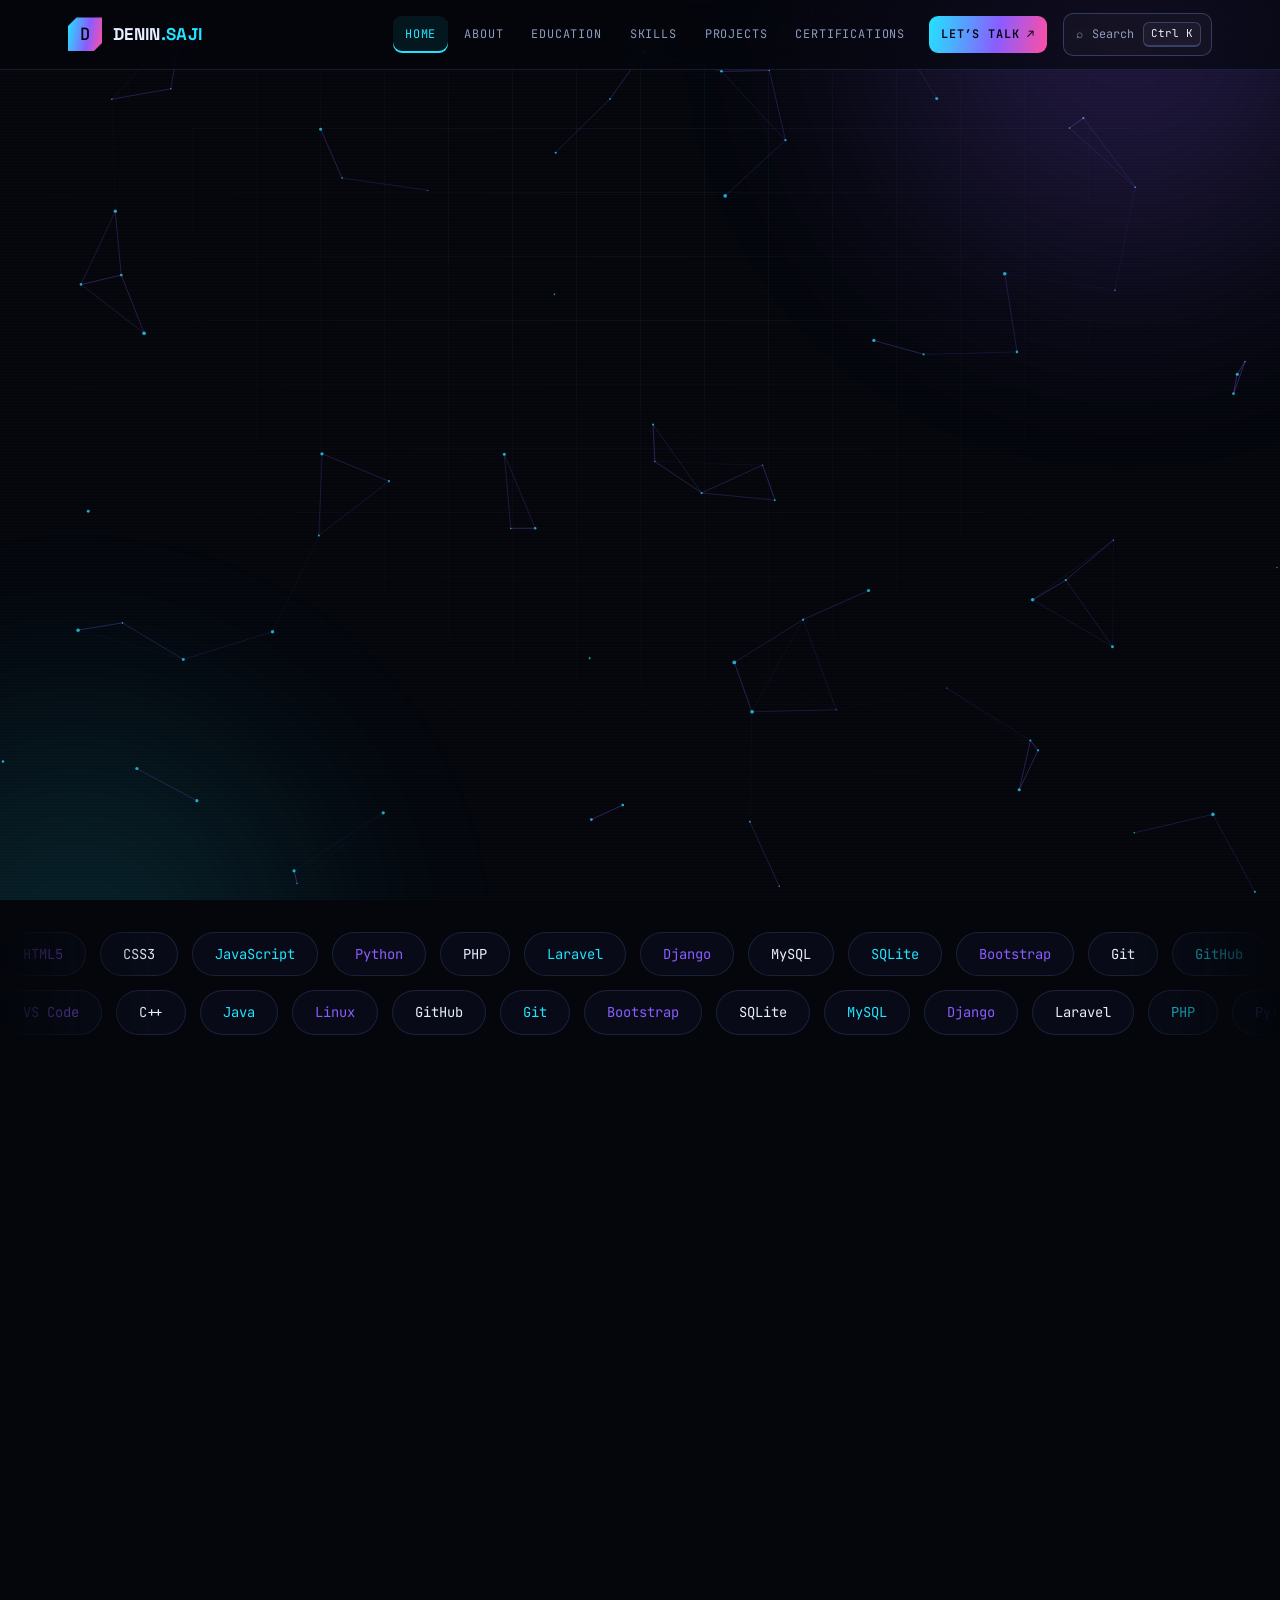
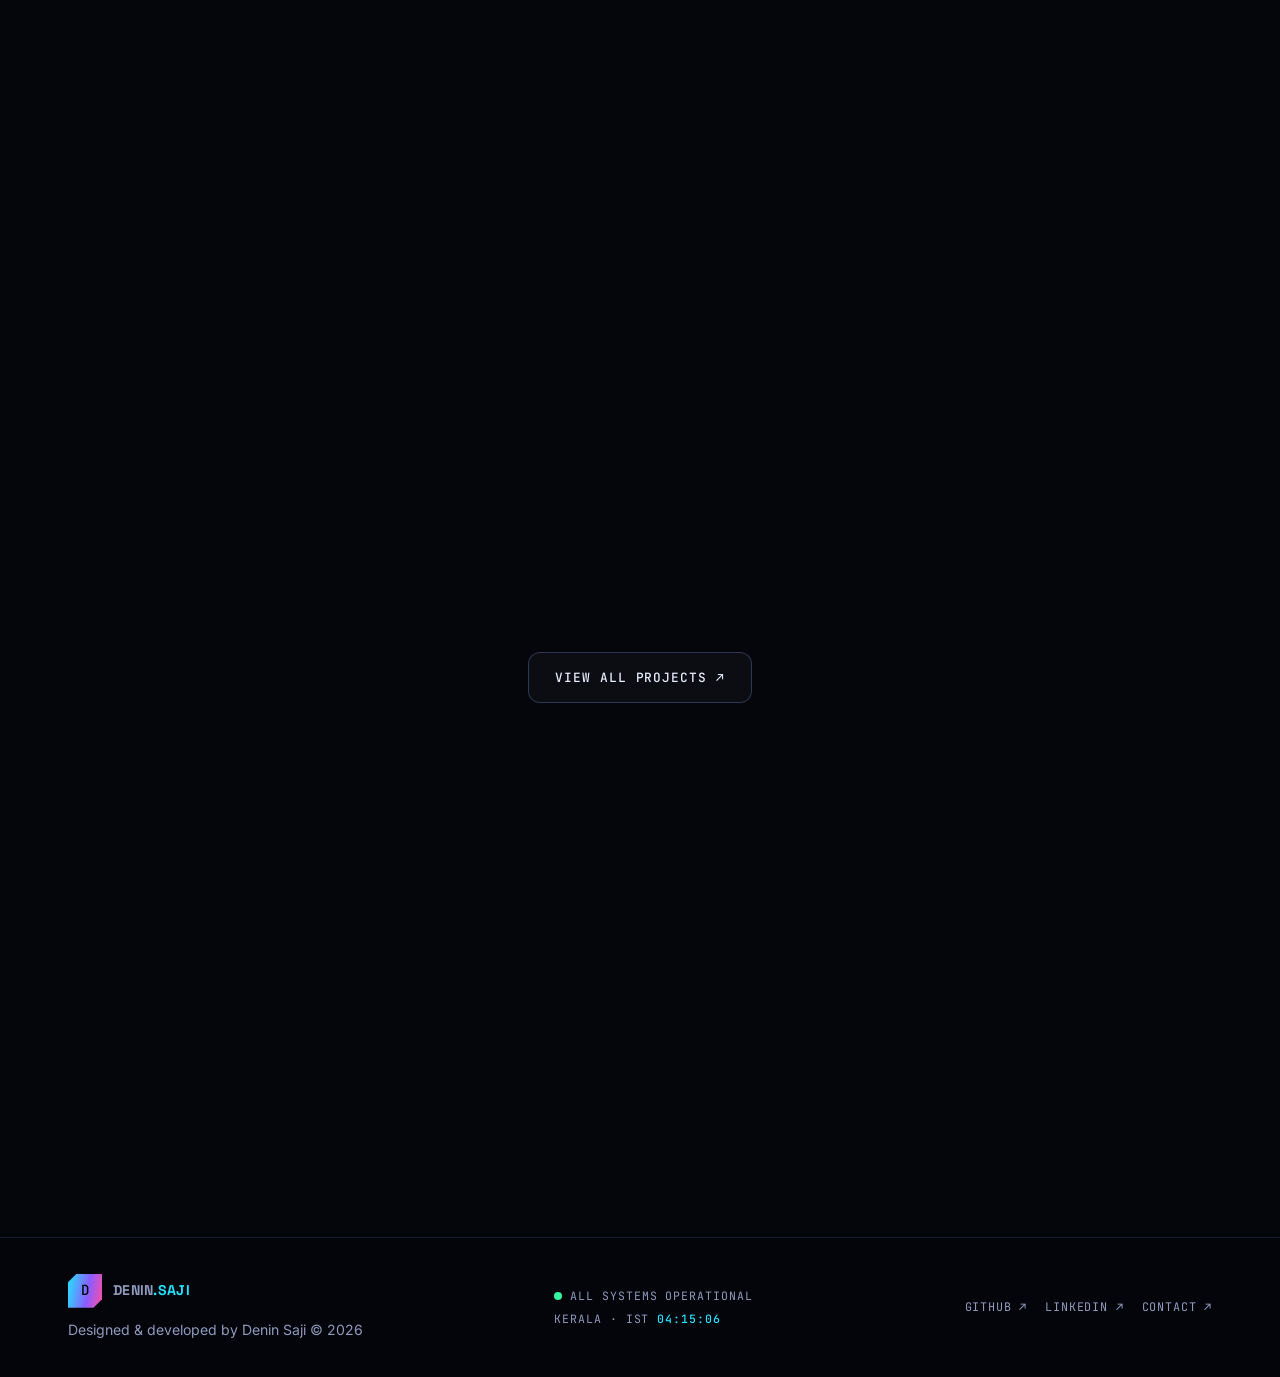
<file: index.html>
<!DOCTYPE html>
<html lang="en">
<head>
<meta charset="UTF-8">
<meta name="viewport" content="width=device-width, initial-scale=1.0">
<title>Denin Saji | Developer Portfolio</title>
<meta name="description" content="Denin Saji — MCA student and aspiring software developer.">
<meta name="theme-color" content="#04060c">
<link rel="icon" href="data:image/svg+xml,%3Csvg xmlns='http://www.w3.org/2000/svg' viewBox='0 0 32 32'%3E%3Crect width='32' height='32' rx='8' fill='%2304060c'/%3E%3Ctext x='16' y='23' font-size='20' font-family='monospace' text-anchor='middle' fill='%2322e4ff'%3ED%3C/text%3E%3C/svg%3E">
<script>var r=document.documentElement;r.classList.add('js');try{if(!sessionStorage.getItem('booted'))r.classList.add('booting')}catch(e){}</script>
<noscript><style>.js .reveal{opacity:1!important;transform:none!important}.js .t-line:not(.on){opacity:1!important}</style></noscript>
<link rel="preconnect" href="https://fonts.googleapis.com">
<link rel="preconnect" href="https://fonts.gstatic.com" crossorigin>
<link href="https://fonts.googleapis.com/css2?family=Space+Grotesk:wght@400;500;600;700&family=Inter:wght@400;500;600&family=JetBrains+Mono:wght@400;500&display=swap" rel="stylesheet">
<link rel="stylesheet" href="assets/css/index.css">
<script src="assets/js/script.js" defer></script>
</head>
<body data-base="" data-pages="pages/">

<div class="progress" aria-hidden="true"><i></i></div>
<canvas id="bg-canvas" aria-hidden="true"></canvas>
<div class="aurora" aria-hidden="true"></div>
<div class="grid-bg" aria-hidden="true"></div>
<div class="scanlines" aria-hidden="true"></div>

<div class="boot" id="boot" aria-hidden="true">
  <div class="boot-box">
    <div class="boot-line head">&gt; DENIN.OS v2026.11 — booting portfolio</div>
    <div class="boot-line"><em>[ OK ]</em>mounting /projects</div>
    <div class="boot-line"><em>[ OK ]</em>loading stack: python · php · laravel · django · mysql</div>
    <div class="boot-line"><em>[ OK ]</em>compiling interface</div>
    <div class="boot-line"><em>[ OK ]</em>establishing connection</div>
    <div class="boot-line"><em>[ OK ]</em>portfolio ready</div>
    <div class="boot-bar"><i></i></div>
    <div class="boot-foot"><span>click to skip</span><span class="boot-pct">0%</span></div>
  </div>
</div>

<header class="navbar">
  <div class="nav-container">
    <a href="index.html" class="logo" aria-label="Denin Saji — home"><span class="logo-mark">D</span><span class="logo-text">DENIN<em>.SAJI</em></span></a>
    <input type="checkbox" id="menu-toggle" aria-label="Toggle menu">
    <nav class="nav-links" aria-label="Main">
        <a href="index.html" class="active">Home</a>
        <a href="pages/about.html">About</a>
        <a href="pages/education.html">Education</a>
        <a href="pages/skills.html">Skills</a>
        <a href="pages/projects.html">Projects</a>
        <a href="pages/certifications.html">Certifications</a>
        <a href="pages/contact.html" class="nav-contact">Let’s talk ↗</a>
    </nav>
    <div class="nav-actions">
      <button class="cmd-btn" id="cmdBtn" type="button" aria-label="Open command menu"><span>⌕</span><span class="cmd-label">Search</span><kbd><span class="k-mod">Ctrl</span> K</kbd></button>
      <label for="menu-toggle" class="menu-icon" aria-label="Menu"><span></span><span></span><span></span></label>
    </div>
  </div>
</header>

<main>
<section class="wrap hero">
  <div class="hero-grid">
    <div>
      <div class="reveal"><span class="status"><i></i>Open to opportunities</span></div>
      <h1 class="reveal" style="--d:.08s" data-scramble>Hi, I’m <span class="grad">Denin.</span>
        <span class="rot-line" data-words="web applications|Django backends|Laravel systems|responsive interfaces">I build <span class="grad rot-text">web applications</span><span class="caret"></span></span>
      </h1>
      <p class="lead reveal" style="--d:.16s">MCA student and aspiring software developer from Kerala. I turn ideas into working web applications with Python, PHP and a love for clean, responsive interfaces.</p>
      <div class="hero-buttons reveal" style="--d:.24s">
        <a href="pages/projects.html" class="btn btn-primary" data-magnetic>Explore my work ↗</a>
        <a href="pages/contact.html" class="btn" data-magnetic>Get in touch</a>
      </div>
      <p class="hint reveal" style="--d:.32s"><kbd><span class="k-mod">Ctrl</span></kbd><kbd>K</kbd> open the command menu from anywhere</p>
    </div>
    <div class="reveal" style="--d:.2s">
      <div class="hud" data-tilt="7">
        <div class="hud-rings" aria-hidden="true"><i></i><i></i><i></i></div>
        <div class="hud-frame"><div class="inner">
          <img src="assets/images/denin-profile.jpg" alt="Portrait of Denin Saji">
          <div class="hud-tint"></div><div class="hud-fade"></div><div class="hud-grid"></div><div class="hud-scan"></div>
        </div></div>
        <span class="corner tr"></span><span class="corner bl"></span><span class="corner br"></span>
        <div class="hud-tag t1"><b>ID</b>DS-2026</div>
        <div class="hud-tag t2"><b>ROLE</b>SOFTWARE DEV</div>
        <div class="hud-tag t3"><b>LOC</b>KERALA · IN</div>
        <div class="hud-tag t4">● OPEN TO WORK</div>
      </div>
    </div>
  </div>
</section>

<section class="wrap">
  <div class="stats">
    <div class="reveal"><div class="stat glow-card"><b data-count="3">3</b><span>Projects built</span></div></div>
    <div class="reveal" style="--d:.08s"><div class="stat glow-card"><b data-count="15" data-suffix="+">15+</b><span>Technologies</span></div></div>
    <div class="reveal" style="--d:.16s"><div class="stat glow-card"><b data-count="7.5" data-decimals="1">7.5</b><span>MCA CGPA</span></div></div>
    <div class="reveal" style="--d:.24s"><div class="stat glow-card"><b data-count="2">2</b><span>Certifications</span></div></div>
  </div>
</section>

<div class="marquee" aria-hidden="true">
  <div class="mq-track"><span>HTML5</span><span>CSS3</span><span>JavaScript</span><span>Python</span><span>PHP</span><span>Laravel</span><span>Django</span><span>MySQL</span><span>SQLite</span><span>Bootstrap</span><span>Git</span><span>GitHub</span><span>Linux</span><span>Java</span><span>C++</span><span>VS Code</span><span>HTML5</span><span>CSS3</span><span>JavaScript</span><span>Python</span><span>PHP</span><span>Laravel</span><span>Django</span><span>MySQL</span><span>SQLite</span><span>Bootstrap</span><span>Git</span><span>GitHub</span><span>Linux</span><span>Java</span><span>C++</span><span>VS Code</span></div>
  <div class="mq-track"><span>VS Code</span><span>C++</span><span>Java</span><span>Linux</span><span>GitHub</span><span>Git</span><span>Bootstrap</span><span>SQLite</span><span>MySQL</span><span>Django</span><span>Laravel</span><span>PHP</span><span>Python</span><span>JavaScript</span><span>CSS3</span><span>HTML5</span><span>VS Code</span><span>C++</span><span>Java</span><span>Linux</span><span>GitHub</span><span>Git</span><span>Bootstrap</span><span>SQLite</span><span>MySQL</span><span>Django</span><span>Laravel</span><span>PHP</span><span>Python</span><span>JavaScript</span><span>CSS3</span><span>HTML5</span></div>
</div>

<section class="section">
  <div class="wrap">
    <div class="sec-head reveal"><span class="sec-idx">01</span><h2 data-scramble>Who <span class='grad'>I am</span></h2></div>
    <div class="split">
      <div class="about-main reveal">
        <p class="about-highlight">Turning curiosity into creativity and ideas into reality.</p>
        <p class="about-description">I’m Denin Saji, an MCA student and BCA graduate passionate about software development, web technologies and creating meaningful digital experiences.</p>
        <a href="pages/about.html" class="text-link">More about me ↗</a>
      </div>
      <div class="reveal" style="--d:.12s">
        <div class="terminal" data-terminal>
          <div class="t-bar"><i></i><i></i><i></i><span>denin@portfolio: ~</span></div>
          <div class="t-body">
            <div class="t-line" data-type="cmd"><span class="p">$</span> <span class="t-text">whoami</span></div>
            <div class="t-line t-out" data-type="out"><b>Denin Saji</b> — MCA student &amp; aspiring software developer</div>
            <div class="t-line" data-type="cmd"><span class="p">$</span> <span class="t-text">cat focus.txt</span></div>
            <div class="t-line t-out" data-type="out">Web development · Python · PHP · MySQL</div>
            <div class="t-line" data-type="cmd"><span class="p">$</span> <span class="t-text">ls projects/</span></div>
            <div class="t-line t-out" data-type="out">ai-medreminder&nbsp;&nbsp;online-bookshop&nbsp;&nbsp;veg-cart</div>
            <div class="t-line" data-type="cmd"><span class="p">$</span> <span class="t-text">status</span></div>
            <div class="t-line t-out" data-type="out"><b>open</b> to entry-level opportunities ✓</div>
            <div class="t-line" data-type="out"><span class="p">$</span> <span class="caret"></span></div>
          </div>
        </div>
      </div>
    </div>
  </div>
</section>

<section class="section" style="padding-top:0">
  <div class="wrap">
    <div class="sec-head reveal"><span class="sec-idx">02</span><h2 data-scramble>Selected <span class='grad'>work</span></h2></div>
    <div class="mod-grid">
      <div class="reveal" style="--d:0.0s"><article class="mod glow-card" data-tilt="5">
        <div class="mock" aria-hidden="true"><div class="mock-bar"><i></i><i></i><i></i><span>medreminder.local</span></div><div class="mock-body m-med"><div class="m-ring"></div><div class="m-rows"><span class="m-row on"></span><span class="m-row"></span><span class="m-row"></span></div></div></div>
        <div class="mod-body">
          <span class="mod-id">MODULE_001</span>
          <h3>AI MedReminder</h3>
          <p>Healthcare management and medication reminder system.</p>
          <a href="pages/projects.html" class="text-link">Explore project ↗</a>
        </div>
      </article></div>
      <div class="reveal" style="--d:0.1s"><article class="mod glow-card" data-tilt="5">
        <div class="mock" aria-hidden="true"><div class="mock-bar"><i></i><i></i><i></i><span>bookshop.local</span></div><div class="mock-body m-book"><i style="--h:55%"></i><i style="--h:80%"></i><i style="--h:45%"></i><i style="--h:92%"></i><i style="--h:62%"></i><i style="--h:74%"></i></div></div>
        <div class="mod-body">
          <span class="mod-id">MODULE_002</span>
          <h3>Online Bookshop</h3>
          <p>Django-based online book browsing and shopping application.</p>
          <a href="pages/projects.html" class="text-link">Explore project ↗</a>
        </div>
      </article></div>
      <div class="reveal" style="--d:0.2s"><article class="mod glow-card" data-tilt="5">
        <div class="mock" aria-hidden="true"><div class="mock-bar"><i></i><i></i><i></i><span>vegcart.local</span></div><div class="mock-body m-veg"><span class="m-cart">CART · 3</span><span class="m-tile"></span><span class="m-tile"></span><span class="m-tile"></span><span class="m-tile"></span></div></div>
        <div class="mod-body">
          <span class="mod-id">MODULE_003</span>
          <h3>Veg Cart</h3>
          <p>Vegetable e-commerce website with shopping cart and checkout.</p>
          <a href="pages/projects.html" class="text-link">Explore project ↗</a>
        </div>
      </article></div>
    </div>
    <div class="center-cta"><a href="pages/projects.html" class="btn" data-magnetic>View all projects ↗</a></div>
  </div>
</section>

<section class="section" style="padding-top:0">
  <div class="wrap">
    <div class="cta reveal">
      <div>
        <p class="path">~/denin/<b>resume</b><span class="caret"></span></p>
        <h2>Want to know <span class="grad">more?</span></h2>
        <p>Explore my educational background, technical skills and qualifications — or just say hello.</p>
      </div>
      <div class="cta-btns">
        <a href="assets/documents/denin_resume.pdf" class="btn btn-primary" target="_blank" rel="noopener" data-magnetic>Download CV ↓</a>
        <a href="pages/contact.html" class="btn" data-magnetic>Let’s talk ↗</a>
      </div>
    </div>
  </div>
</section>
</main>

<footer class="footer">
  <div class="wrap footer-grid">
    <div>
      <a href="index.html" class="logo"><span class="logo-mark">D</span><span class="logo-text">DENIN<em>.SAJI</em></span></a>
      <p>Designed &amp; developed by Denin Saji © <span id="current-year">2026</span></p>
    </div>
    <div class="sys"><span class="ok-dot"></span>ALL SYSTEMS OPERATIONAL<br>KERALA · IST <b id="clock">--:--:--</b></div>
    <div class="f-links">
      <a href="https://github.com/denin-saji" target="_blank" rel="noopener noreferrer">GitHub ↗</a>
      <a href="https://www.linkedin.com/in/denin-saji/" target="_blank" rel="noopener noreferrer">LinkedIn ↗</a>
      <a href="pages/contact.html">Contact ↗</a>
    </div>
  </div>
</footer>
</body>
</html>
</file>
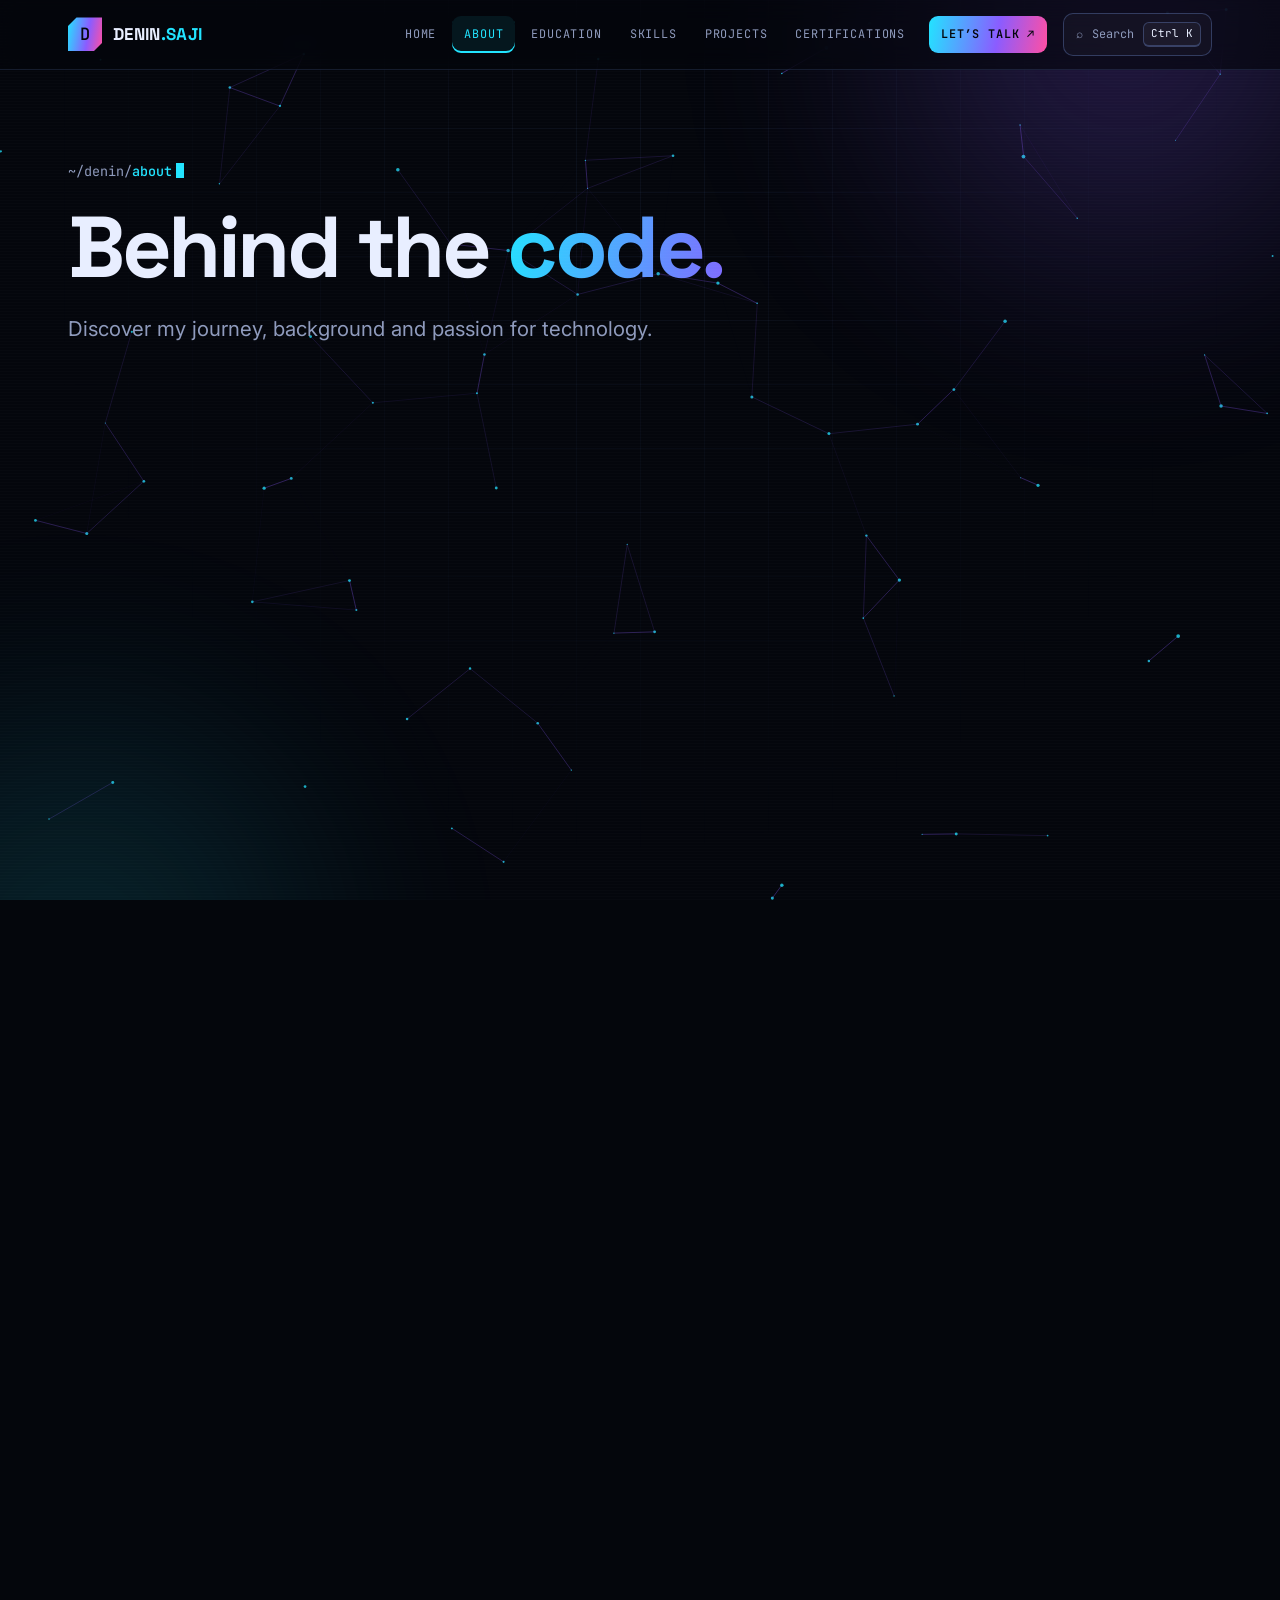
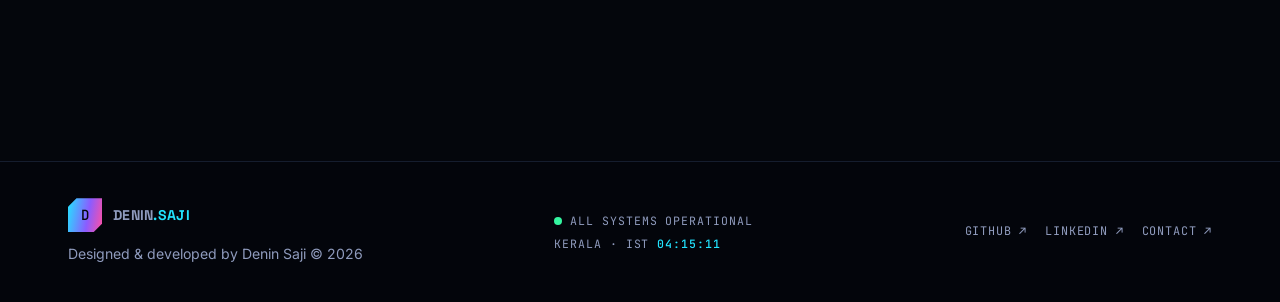
<file: pages/about.html>
<!DOCTYPE html>
<html lang="en">
<head>
<meta charset="UTF-8">
<meta name="viewport" content="width=device-width, initial-scale=1.0">
<title>About | Denin Saji</title>
<meta name="description" content="About Denin Saji — MCA student and BCA graduate.">
<meta name="theme-color" content="#04060c">
<link rel="icon" href="data:image/svg+xml,%3Csvg xmlns='http://www.w3.org/2000/svg' viewBox='0 0 32 32'%3E%3Crect width='32' height='32' rx='8' fill='%2304060c'/%3E%3Ctext x='16' y='23' font-size='20' font-family='monospace' text-anchor='middle' fill='%2322e4ff'%3ED%3C/text%3E%3C/svg%3E">
<script>var r=document.documentElement;r.classList.add('js');try{if(!sessionStorage.getItem('booted'))r.classList.add('booting')}catch(e){}</script>
<noscript><style>.js .reveal{opacity:1!important;transform:none!important}.js .t-line:not(.on){opacity:1!important}</style></noscript>
<link rel="preconnect" href="https://fonts.googleapis.com">
<link rel="preconnect" href="https://fonts.gstatic.com" crossorigin>
<link href="https://fonts.googleapis.com/css2?family=Space+Grotesk:wght@400;500;600;700&family=Inter:wght@400;500;600&family=JetBrains+Mono:wght@400;500&display=swap" rel="stylesheet">
<link rel="stylesheet" href="../assets/css/index.css">
<script src="../assets/js/script.js" defer></script>
</head>
<body data-base="../" data-pages="">

<div class="progress" aria-hidden="true"><i></i></div>
<canvas id="bg-canvas" aria-hidden="true"></canvas>
<div class="aurora" aria-hidden="true"></div>
<div class="grid-bg" aria-hidden="true"></div>
<div class="scanlines" aria-hidden="true"></div>

<div class="boot" id="boot" aria-hidden="true">
  <div class="boot-box">
    <div class="boot-line head">&gt; DENIN.OS v2026.11 — booting portfolio</div>
    <div class="boot-line"><em>[ OK ]</em>mounting /projects</div>
    <div class="boot-line"><em>[ OK ]</em>loading stack: python · php · laravel · django · mysql</div>
    <div class="boot-line"><em>[ OK ]</em>compiling interface</div>
    <div class="boot-line"><em>[ OK ]</em>establishing connection</div>
    <div class="boot-line"><em>[ OK ]</em>portfolio ready</div>
    <div class="boot-bar"><i></i></div>
    <div class="boot-foot"><span>click to skip</span><span class="boot-pct">0%</span></div>
  </div>
</div>

<header class="navbar">
  <div class="nav-container">
    <a href="../index.html" class="logo" aria-label="Denin Saji — home"><span class="logo-mark">D</span><span class="logo-text">DENIN<em>.SAJI</em></span></a>
    <input type="checkbox" id="menu-toggle" aria-label="Toggle menu">
    <nav class="nav-links" aria-label="Main">
        <a href="../index.html">Home</a>
        <a href="about.html" class="active">About</a>
        <a href="education.html">Education</a>
        <a href="skills.html">Skills</a>
        <a href="projects.html">Projects</a>
        <a href="certifications.html">Certifications</a>
        <a href="contact.html" class="nav-contact">Let’s talk ↗</a>
    </nav>
    <div class="nav-actions">
      <button class="cmd-btn" id="cmdBtn" type="button" aria-label="Open command menu"><span>⌕</span><span class="cmd-label">Search</span><kbd><span class="k-mod">Ctrl</span> K</kbd></button>
      <label for="menu-toggle" class="menu-icon" aria-label="Menu"><span></span><span></span><span></span></label>
    </div>
  </div>
</header>

<main>
<section class="wrap page-hero">
  <p class="path">~/denin/<b>about</b><span class="caret"></span></p>
  <h1 data-scramble>Behind the <span class='grad'>code.</span></h1>
  <p class="lead">Discover my journey, background and passion for technology.</p>
</section>
<section class="section">
  <div class="wrap split" style="align-items:start">
    <div class="about-main reveal">
      <p class="about-highlight">Turning curiosity into creativity and ideas into reality.</p>
      <p class="about-description">I’m Denin Saji, an MCA student and BCA graduate with an interest in software and web application development. I have practical project experience using Python, Django, PHP, Laravel, MySQL and JavaScript. I enjoy building useful web applications, designing responsive interfaces and working with relational databases.</p>
      <p class="about-description">I believe in continuous learning, exploring emerging technologies and improving my programming and problem-solving abilities.</p>
      <a href="projects.html" class="text-link">Explore my projects ↗</a>
    </div>
    <div class="reveal" style="--d:.12s">
      <aside class="profile-card glow-card" data-tilt="5">
        <div class="photo"><img src="../assets/images/denin-profile.jpg" alt="Denin Saji"></div>
        <div class="profile-body">
          <div class="profile-id"><span>PROFILE_001</span><span style="color:var(--ok)">● ONLINE</span></div>
          <h3>Denin Saji</h3>
          <p class="profile-role">Aspiring software developer</p>
          <div class="profile-details"><span>Qualification</span><strong>MCA student</strong></div>
          <div class="profile-details"><span>Previous degree</span><strong>BCA graduate</strong></div>
          <div class="profile-details"><span>Location</span><strong>Kerala, India</strong></div>
        </div>
      </aside>
    </div>
  </div>
</section>
<section class="section" style="padding-top:0">
  <div class="wrap">
    <div class="sec-head reveal"><span class="sec-idx">02</span><h2 data-scramble>Career <span class='grad'>objective</span></h2></div>
    <div class="reveal"><div class="content-card glow-card">
      <h3>My objective.</h3>
      <p>MCA student and BCA graduate with project experience in web application development using Python, Django, PHP, Laravel, MySQL and JavaScript. Familiar with responsive UI development, relational database design and role-based web systems. Seeking an entry-level software or web developer opportunity to apply and strengthen practical development skills.</p>
    </div></div>
  </div>
</section>
</main>

<footer class="footer">
  <div class="wrap footer-grid">
    <div>
      <a href="../index.html" class="logo"><span class="logo-mark">D</span><span class="logo-text">DENIN<em>.SAJI</em></span></a>
      <p>Designed &amp; developed by Denin Saji © <span id="current-year">2026</span></p>
    </div>
    <div class="sys"><span class="ok-dot"></span>ALL SYSTEMS OPERATIONAL<br>KERALA · IST <b id="clock">--:--:--</b></div>
    <div class="f-links">
      <a href="https://github.com/denin-saji" target="_blank" rel="noopener noreferrer">GitHub ↗</a>
      <a href="https://www.linkedin.com/in/denin-saji/" target="_blank" rel="noopener noreferrer">LinkedIn ↗</a>
      <a href="contact.html">Contact ↗</a>
    </div>
  </div>
</footer>
</body>
</html>
</file>
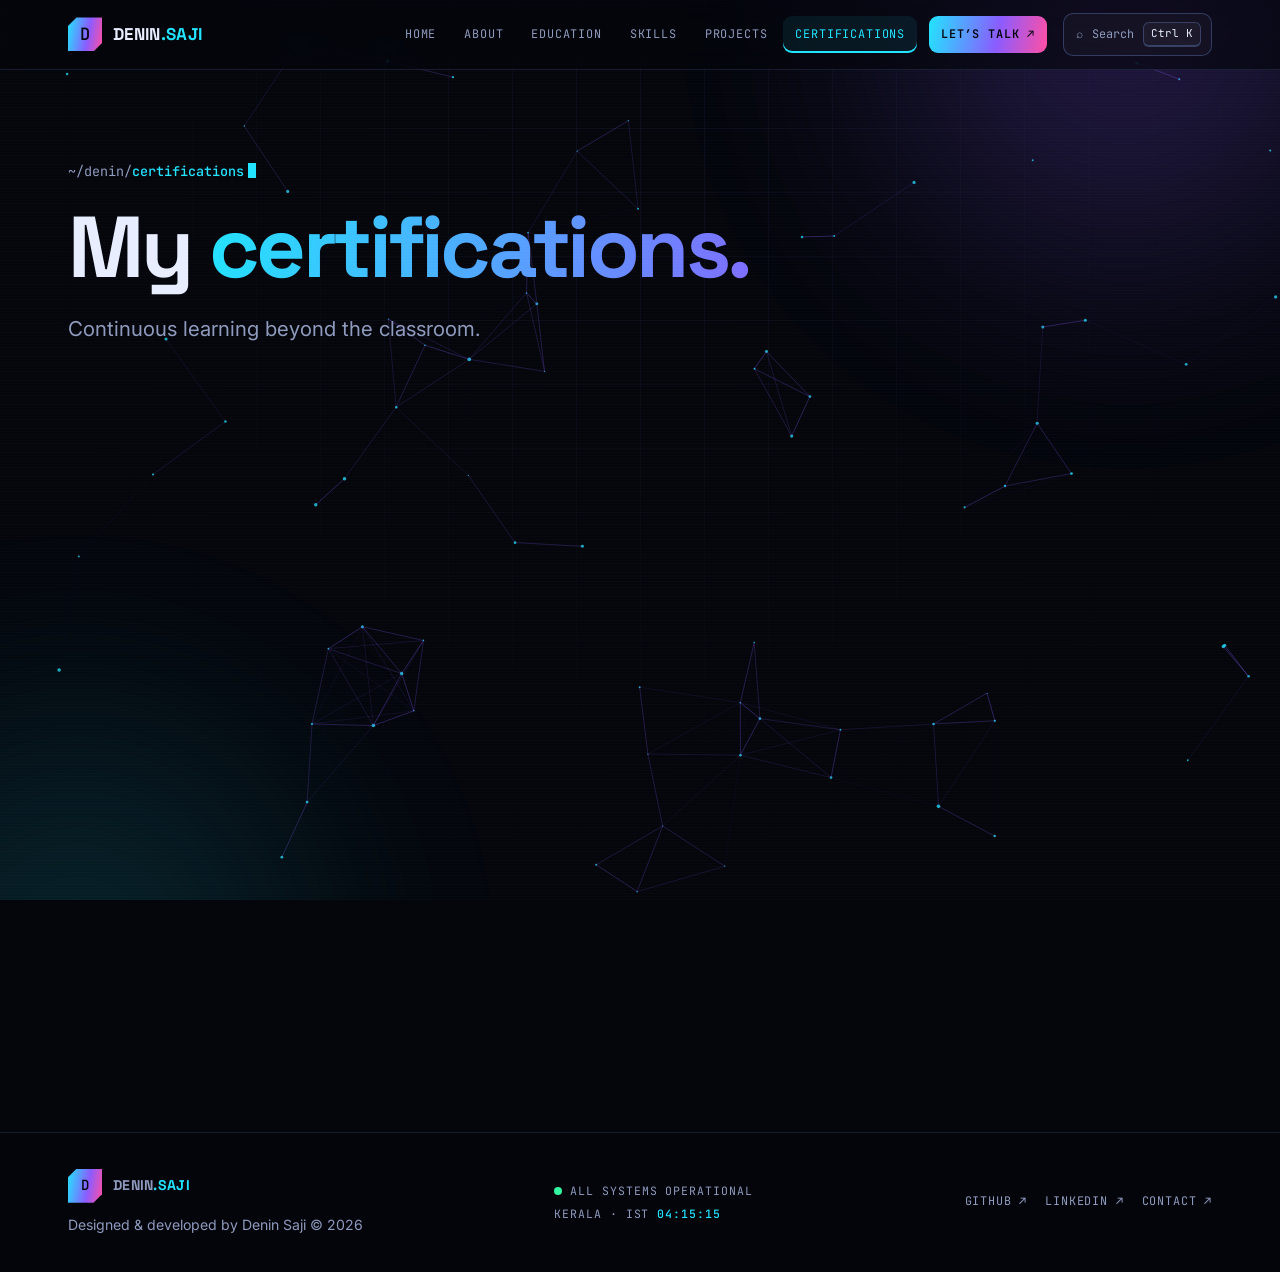
<file: pages/certifications.html>
<!DOCTYPE html>
<html lang="en">
<head>
<meta charset="UTF-8">
<meta name="viewport" content="width=device-width, initial-scale=1.0">
<title>Certifications | Denin Saji</title>
<meta name="description" content="Certifications of Denin Saji.">
<meta name="theme-color" content="#04060c">
<link rel="icon" href="data:image/svg+xml,%3Csvg xmlns='http://www.w3.org/2000/svg' viewBox='0 0 32 32'%3E%3Crect width='32' height='32' rx='8' fill='%2304060c'/%3E%3Ctext x='16' y='23' font-size='20' font-family='monospace' text-anchor='middle' fill='%2322e4ff'%3ED%3C/text%3E%3C/svg%3E">
<script>var r=document.documentElement;r.classList.add('js');try{if(!sessionStorage.getItem('booted'))r.classList.add('booting')}catch(e){}</script>
<noscript><style>.js .reveal{opacity:1!important;transform:none!important}.js .t-line:not(.on){opacity:1!important}</style></noscript>
<link rel="preconnect" href="https://fonts.googleapis.com">
<link rel="preconnect" href="https://fonts.gstatic.com" crossorigin>
<link href="https://fonts.googleapis.com/css2?family=Space+Grotesk:wght@400;500;600;700&family=Inter:wght@400;500;600&family=JetBrains+Mono:wght@400;500&display=swap" rel="stylesheet">
<link rel="stylesheet" href="../assets/css/index.css">
<script src="../assets/js/script.js" defer></script>
</head>
<body data-base="../" data-pages="">

<div class="progress" aria-hidden="true"><i></i></div>
<canvas id="bg-canvas" aria-hidden="true"></canvas>
<div class="aurora" aria-hidden="true"></div>
<div class="grid-bg" aria-hidden="true"></div>
<div class="scanlines" aria-hidden="true"></div>

<div class="boot" id="boot" aria-hidden="true">
  <div class="boot-box">
    <div class="boot-line head">&gt; DENIN.OS v2026.11 — booting portfolio</div>
    <div class="boot-line"><em>[ OK ]</em>mounting /projects</div>
    <div class="boot-line"><em>[ OK ]</em>loading stack: python · php · laravel · django · mysql</div>
    <div class="boot-line"><em>[ OK ]</em>compiling interface</div>
    <div class="boot-line"><em>[ OK ]</em>establishing connection</div>
    <div class="boot-line"><em>[ OK ]</em>portfolio ready</div>
    <div class="boot-bar"><i></i></div>
    <div class="boot-foot"><span>click to skip</span><span class="boot-pct">0%</span></div>
  </div>
</div>

<header class="navbar">
  <div class="nav-container">
    <a href="../index.html" class="logo" aria-label="Denin Saji — home"><span class="logo-mark">D</span><span class="logo-text">DENIN<em>.SAJI</em></span></a>
    <input type="checkbox" id="menu-toggle" aria-label="Toggle menu">
    <nav class="nav-links" aria-label="Main">
        <a href="../index.html">Home</a>
        <a href="about.html">About</a>
        <a href="education.html">Education</a>
        <a href="skills.html">Skills</a>
        <a href="projects.html">Projects</a>
        <a href="certifications.html" class="active">Certifications</a>
        <a href="contact.html" class="nav-contact">Let’s talk ↗</a>
    </nav>
    <div class="nav-actions">
      <button class="cmd-btn" id="cmdBtn" type="button" aria-label="Open command menu"><span>⌕</span><span class="cmd-label">Search</span><kbd><span class="k-mod">Ctrl</span> K</kbd></button>
      <label for="menu-toggle" class="menu-icon" aria-label="Menu"><span></span><span></span><span></span></label>
    </div>
  </div>
</header>

<main>
<section class="wrap page-hero">
  <p class="path">~/denin/<b>certifications</b><span class="caret"></span></p>
  <h1 data-scramble>My <span class='grad'>certifications.</span></h1>
  <p class="lead">Continuous learning beyond the classroom.</p>
</section>
<section class="section"><div class="wrap">
  <div class="cert-grid">
    <div class="reveal"><article class="cert-card glow-card" data-tilt="4"><div class="skill-top"><span>CERT_001</span><span class="skill-symbol">⌘</span></div><p class="proj-cat">Technical training</p><h3>Computer Assembling</h3><p>Course covering computer hardware, component identification and basic computer assembly concepts.</p><span class="cert-label">✓ COMPLETED</span></article></div>
    <div class="reveal" style="--d:.1s"><article class="cert-card glow-card" data-tilt="4"><div class="skill-top"><span>CERT_002</span><span class="skill-symbol">✳</span></div><p class="proj-cat">Communication training</p><h3>Communicative English</h3><p>Course focused on developing communication skills and practical English language proficiency.</p><span class="cert-label">✓ COMPLETED</span></article></div>
  </div>
  <div class="reveal"><div class="content-card certificate-note glow-card">
    <h3>Always <span class="grad">learning.</span></h3>
    <p>I believe continuous learning is an important part of becoming a better developer. More certifications and learning experiences can be added here as I progress.</p>
  </div></div>
</div></section>
</main>

<footer class="footer">
  <div class="wrap footer-grid">
    <div>
      <a href="../index.html" class="logo"><span class="logo-mark">D</span><span class="logo-text">DENIN<em>.SAJI</em></span></a>
      <p>Designed &amp; developed by Denin Saji © <span id="current-year">2026</span></p>
    </div>
    <div class="sys"><span class="ok-dot"></span>ALL SYSTEMS OPERATIONAL<br>KERALA · IST <b id="clock">--:--:--</b></div>
    <div class="f-links">
      <a href="https://github.com/denin-saji" target="_blank" rel="noopener noreferrer">GitHub ↗</a>
      <a href="https://www.linkedin.com/in/denin-saji/" target="_blank" rel="noopener noreferrer">LinkedIn ↗</a>
      <a href="contact.html">Contact ↗</a>
    </div>
  </div>
</footer>
</body>
</html>
</file>
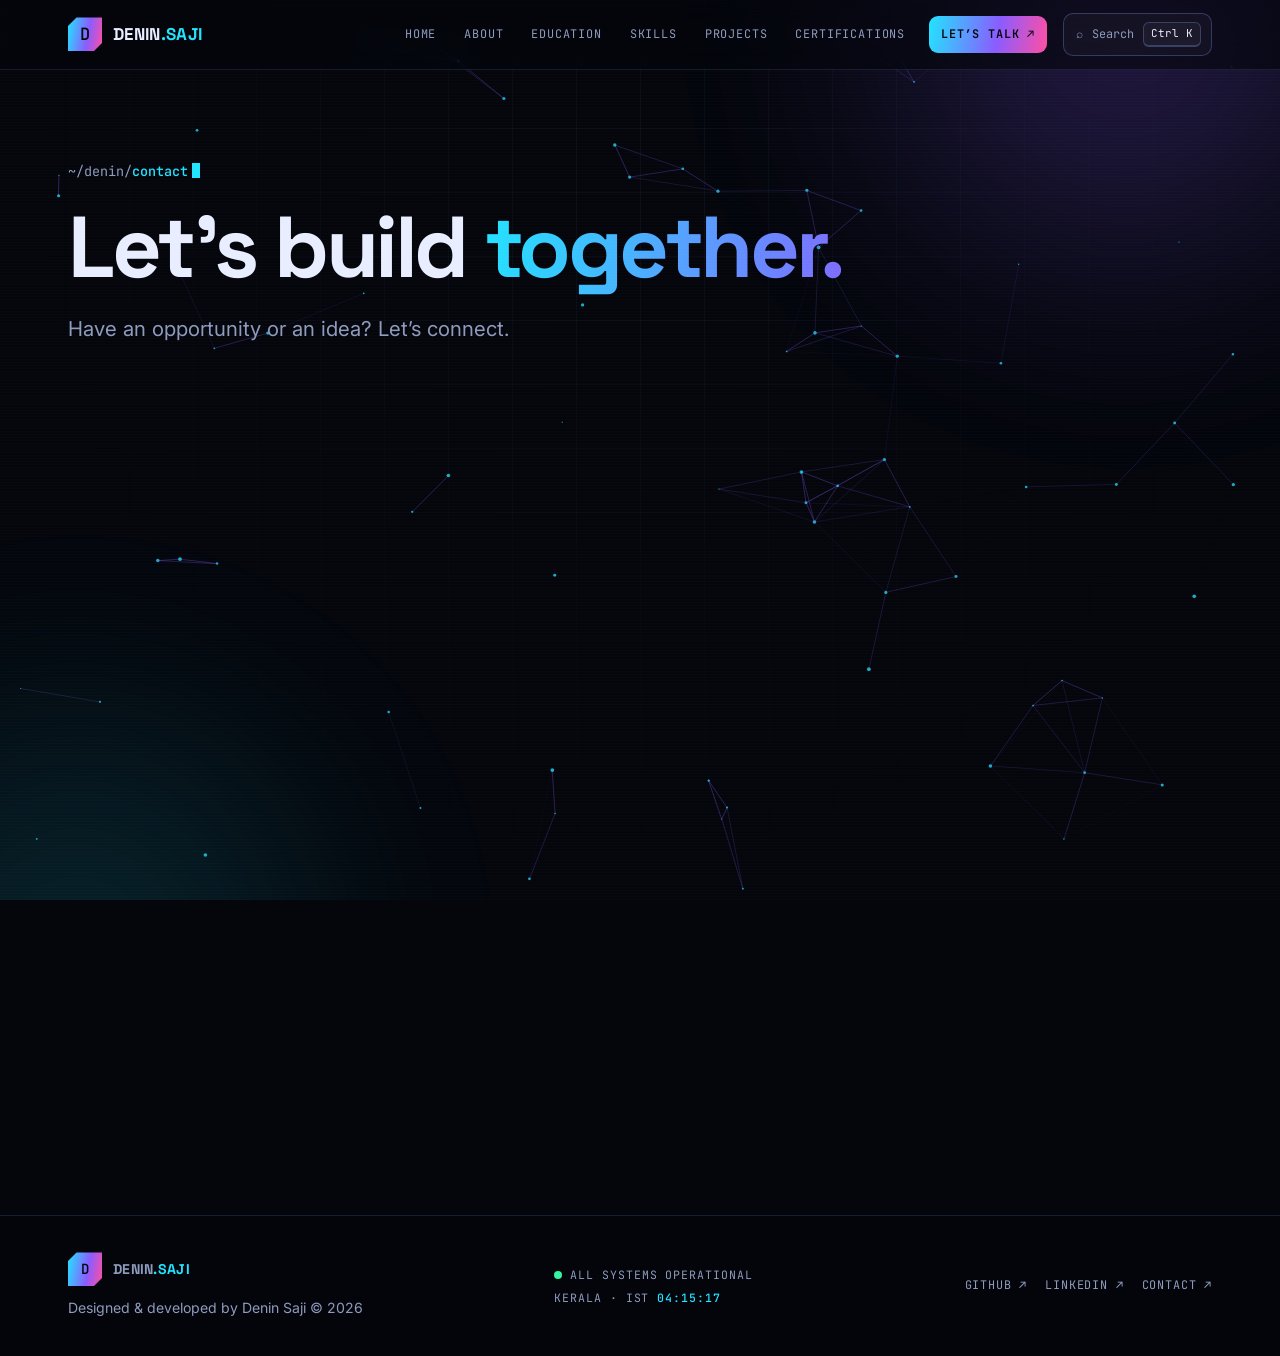
<file: pages/contact.html>
<!DOCTYPE html>
<html lang="en">
<head>
<meta charset="UTF-8">
<meta name="viewport" content="width=device-width, initial-scale=1.0">
<title>Contact | Denin Saji</title>
<meta name="description" content="Contact Denin Saji.">
<meta name="theme-color" content="#04060c">
<link rel="icon" href="data:image/svg+xml,%3Csvg xmlns='http://www.w3.org/2000/svg' viewBox='0 0 32 32'%3E%3Crect width='32' height='32' rx='8' fill='%2304060c'/%3E%3Ctext x='16' y='23' font-size='20' font-family='monospace' text-anchor='middle' fill='%2322e4ff'%3ED%3C/text%3E%3C/svg%3E">
<script>var r=document.documentElement;r.classList.add('js');try{if(!sessionStorage.getItem('booted'))r.classList.add('booting')}catch(e){}</script>
<noscript><style>.js .reveal{opacity:1!important;transform:none!important}.js .t-line:not(.on){opacity:1!important}</style></noscript>
<link rel="preconnect" href="https://fonts.googleapis.com">
<link rel="preconnect" href="https://fonts.gstatic.com" crossorigin>
<link href="https://fonts.googleapis.com/css2?family=Space+Grotesk:wght@400;500;600;700&family=Inter:wght@400;500;600&family=JetBrains+Mono:wght@400;500&display=swap" rel="stylesheet">
<link rel="stylesheet" href="../assets/css/index.css">
<script src="../assets/js/script.js" defer></script>
</head>
<body data-base="../" data-pages="">

<div class="progress" aria-hidden="true"><i></i></div>
<canvas id="bg-canvas" aria-hidden="true"></canvas>
<div class="aurora" aria-hidden="true"></div>
<div class="grid-bg" aria-hidden="true"></div>
<div class="scanlines" aria-hidden="true"></div>

<div class="boot" id="boot" aria-hidden="true">
  <div class="boot-box">
    <div class="boot-line head">&gt; DENIN.OS v2026.11 — booting portfolio</div>
    <div class="boot-line"><em>[ OK ]</em>mounting /projects</div>
    <div class="boot-line"><em>[ OK ]</em>loading stack: python · php · laravel · django · mysql</div>
    <div class="boot-line"><em>[ OK ]</em>compiling interface</div>
    <div class="boot-line"><em>[ OK ]</em>establishing connection</div>
    <div class="boot-line"><em>[ OK ]</em>portfolio ready</div>
    <div class="boot-bar"><i></i></div>
    <div class="boot-foot"><span>click to skip</span><span class="boot-pct">0%</span></div>
  </div>
</div>

<header class="navbar">
  <div class="nav-container">
    <a href="../index.html" class="logo" aria-label="Denin Saji — home"><span class="logo-mark">D</span><span class="logo-text">DENIN<em>.SAJI</em></span></a>
    <input type="checkbox" id="menu-toggle" aria-label="Toggle menu">
    <nav class="nav-links" aria-label="Main">
        <a href="../index.html">Home</a>
        <a href="about.html">About</a>
        <a href="education.html">Education</a>
        <a href="skills.html">Skills</a>
        <a href="projects.html">Projects</a>
        <a href="certifications.html">Certifications</a>
        <a href="contact.html" class="nav-contact">Let’s talk ↗</a>
    </nav>
    <div class="nav-actions">
      <button class="cmd-btn" id="cmdBtn" type="button" aria-label="Open command menu"><span>⌕</span><span class="cmd-label">Search</span><kbd><span class="k-mod">Ctrl</span> K</kbd></button>
      <label for="menu-toggle" class="menu-icon" aria-label="Menu"><span></span><span></span><span></span></label>
    </div>
  </div>
</header>

<main>
<section class="wrap page-hero">
  <p class="path">~/denin/<b>contact</b><span class="caret"></span></p>
  <h1 data-scramble>Let’s build <span class='grad'>together.</span></h1>
  <p class="lead">Have an opportunity or an idea? Let’s connect.</p>
</section>
<section class="section"><div class="wrap contact-layout">
  <div class="contact-content reveal">
    <h2>Let’s create <span class="grad">something great.</span></h2>
    <p>I’m open to entry-level software development opportunities, collaborations and professional connections.</p>
    <a href="mailto:deninsaji4@gmail.com" class="channel glow-card"><span class="ico">@</span><div><span class="k">EMAIL</span><strong>deninsaji4@gmail.com</strong></div><span class="go">↗</span></a>
    <a href="tel:+919746585591" class="channel glow-card"><span class="ico">☏</span><div><span class="k">PHONE</span><strong>+91 9746585591</strong></div><span class="go">↗</span></a>
    <a href="https://www.linkedin.com/in/denin-saji/" target="_blank" rel="noopener noreferrer" class="channel glow-card"><span class="ico">in</span><div><span class="k">LINKEDIN</span><strong>linkedin.com/in/denin-saji</strong></div><span class="go">↗</span></a>
    <a href="https://github.com/denin-saji" target="_blank" rel="noopener noreferrer" class="channel glow-card"><span class="ico">&lt;/&gt;</span><div><span class="k">GITHUB</span><strong>github.com/denin-saji</strong></div><span class="go">↗</span></a>
  </div>
  <div class="reveal" style="--d:.12s">
    <div class="terminal tform">
      <div class="t-bar"><i></i><i></i><i></i><span>transmit.sh — new message</span></div>
      <div class="t-body">
        <form id="contactForm">
          <label for="name">&gt; YOUR NAME</label>
          <input type="text" id="name" name="name" placeholder="Enter your name" required>
          <label for="email">&gt; YOUR EMAIL</label>
          <input type="email" id="email" name="email" placeholder="Enter your email" required>
          <label for="subject">&gt; SUBJECT</label>
          <input type="text" id="subject" name="subject" placeholder="Enter subject" required>
          <label for="message">&gt; MESSAGE</label>
          <textarea id="message" name="message" rows="5" placeholder="Write your message..." required></textarea>
          <button type="submit" class="btn btn-primary">Transmit message ↗</button>
        </form>
        <p id="form-status" class="form-status" role="status"></p>
      </div>
    </div>
  </div>
</div></section>
</main>

<footer class="footer">
  <div class="wrap footer-grid">
    <div>
      <a href="../index.html" class="logo"><span class="logo-mark">D</span><span class="logo-text">DENIN<em>.SAJI</em></span></a>
      <p>Designed &amp; developed by Denin Saji © <span id="current-year">2026</span></p>
    </div>
    <div class="sys"><span class="ok-dot"></span>ALL SYSTEMS OPERATIONAL<br>KERALA · IST <b id="clock">--:--:--</b></div>
    <div class="f-links">
      <a href="https://github.com/denin-saji" target="_blank" rel="noopener noreferrer">GitHub ↗</a>
      <a href="https://www.linkedin.com/in/denin-saji/" target="_blank" rel="noopener noreferrer">LinkedIn ↗</a>
      <a href="contact.html">Contact ↗</a>
    </div>
  </div>
</footer>
</body>
</html>
</file>
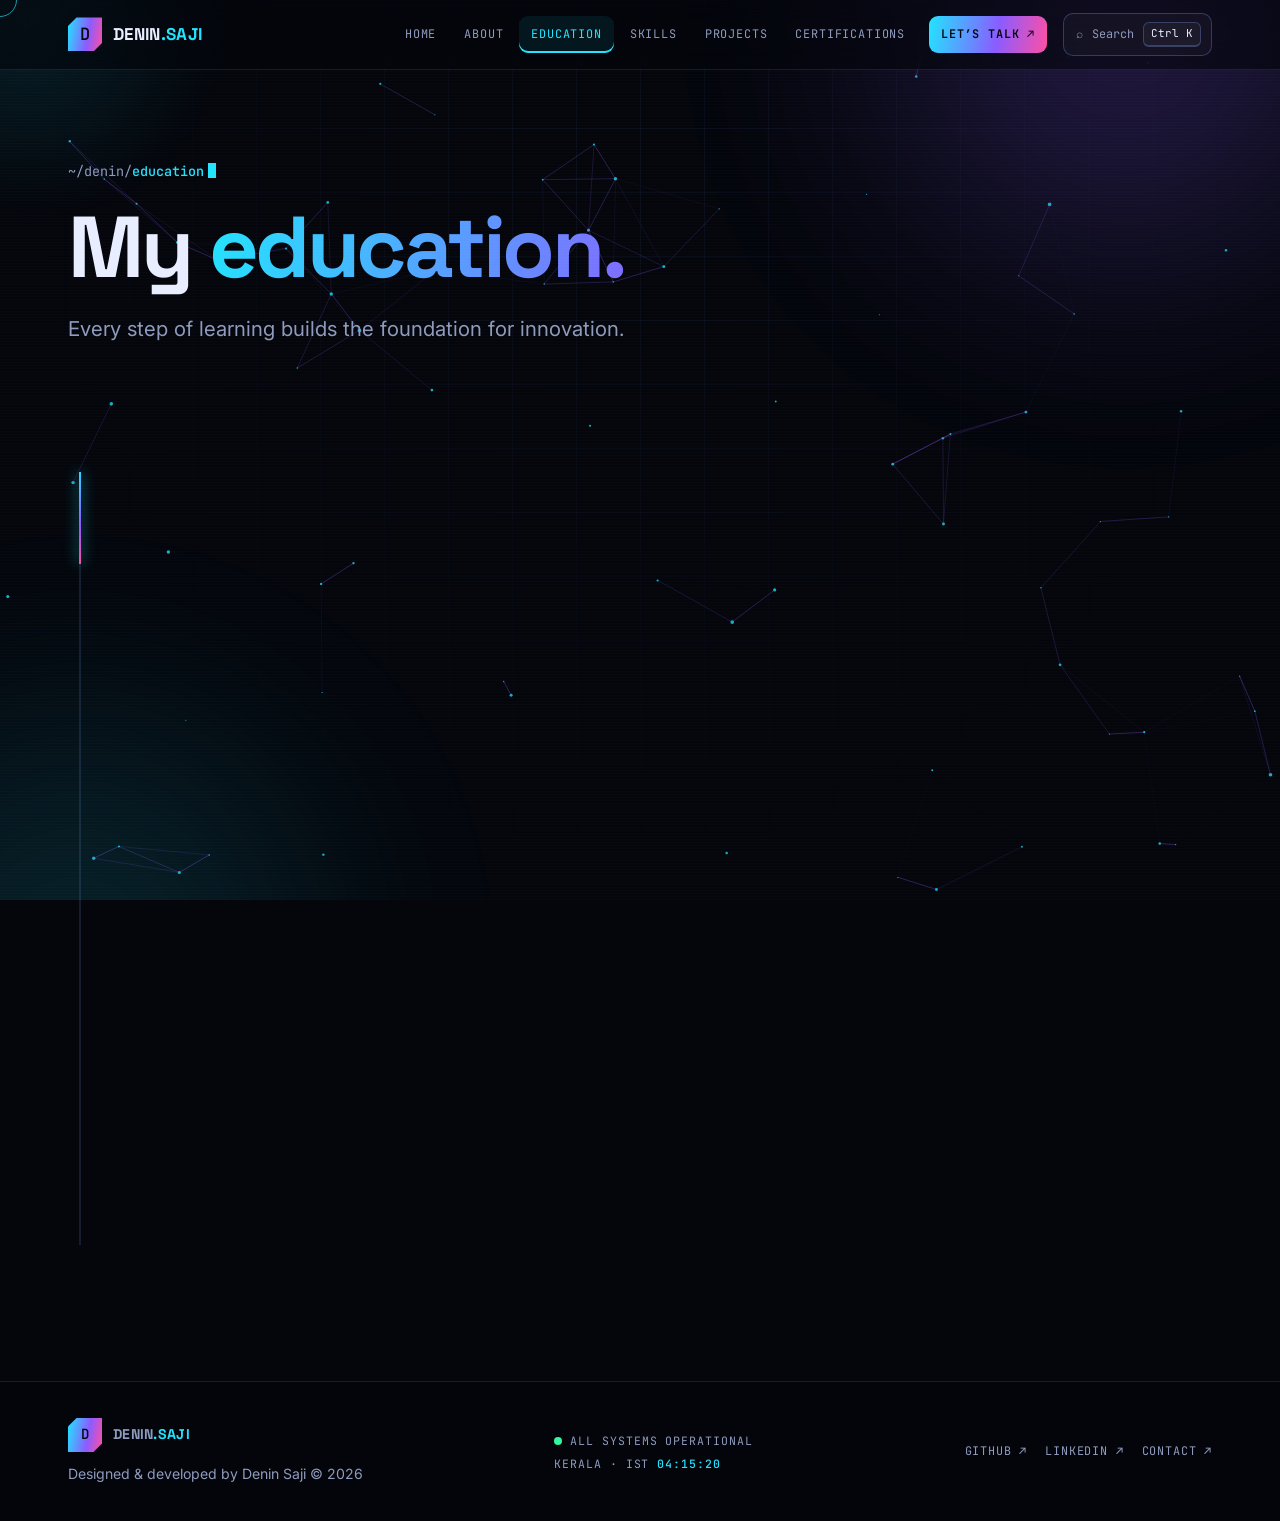
<file: pages/education.html>
<!DOCTYPE html>
<html lang="en">
<head>
<meta charset="UTF-8">
<meta name="viewport" content="width=device-width, initial-scale=1.0">
<title>Education | Denin Saji</title>
<meta name="description" content="Education of Denin Saji.">
<meta name="theme-color" content="#04060c">
<link rel="icon" href="data:image/svg+xml,%3Csvg xmlns='http://www.w3.org/2000/svg' viewBox='0 0 32 32'%3E%3Crect width='32' height='32' rx='8' fill='%2304060c'/%3E%3Ctext x='16' y='23' font-size='20' font-family='monospace' text-anchor='middle' fill='%2322e4ff'%3ED%3C/text%3E%3C/svg%3E">
<script>var r=document.documentElement;r.classList.add('js');try{if(!sessionStorage.getItem('booted'))r.classList.add('booting')}catch(e){}</script>
<noscript><style>.js .reveal{opacity:1!important;transform:none!important}.js .t-line:not(.on){opacity:1!important}</style></noscript>
<link rel="preconnect" href="https://fonts.googleapis.com">
<link rel="preconnect" href="https://fonts.gstatic.com" crossorigin>
<link href="https://fonts.googleapis.com/css2?family=Space+Grotesk:wght@400;500;600;700&family=Inter:wght@400;500;600&family=JetBrains+Mono:wght@400;500&display=swap" rel="stylesheet">
<link rel="stylesheet" href="../assets/css/index.css">
<script src="../assets/js/script.js" defer></script>
</head>
<body data-base="../" data-pages="">

<div class="progress" aria-hidden="true"><i></i></div>
<canvas id="bg-canvas" aria-hidden="true"></canvas>
<div class="aurora" aria-hidden="true"></div>
<div class="grid-bg" aria-hidden="true"></div>
<div class="scanlines" aria-hidden="true"></div>

<div class="boot" id="boot" aria-hidden="true">
  <div class="boot-box">
    <div class="boot-line head">&gt; DENIN.OS v2026.11 — booting portfolio</div>
    <div class="boot-line"><em>[ OK ]</em>mounting /projects</div>
    <div class="boot-line"><em>[ OK ]</em>loading stack: python · php · laravel · django · mysql</div>
    <div class="boot-line"><em>[ OK ]</em>compiling interface</div>
    <div class="boot-line"><em>[ OK ]</em>establishing connection</div>
    <div class="boot-line"><em>[ OK ]</em>portfolio ready</div>
    <div class="boot-bar"><i></i></div>
    <div class="boot-foot"><span>click to skip</span><span class="boot-pct">0%</span></div>
  </div>
</div>

<header class="navbar">
  <div class="nav-container">
    <a href="../index.html" class="logo" aria-label="Denin Saji — home"><span class="logo-mark">D</span><span class="logo-text">DENIN<em>.SAJI</em></span></a>
    <input type="checkbox" id="menu-toggle" aria-label="Toggle menu">
    <nav class="nav-links" aria-label="Main">
        <a href="../index.html">Home</a>
        <a href="about.html">About</a>
        <a href="education.html" class="active">Education</a>
        <a href="skills.html">Skills</a>
        <a href="projects.html">Projects</a>
        <a href="certifications.html">Certifications</a>
        <a href="contact.html" class="nav-contact">Let’s talk ↗</a>
    </nav>
    <div class="nav-actions">
      <button class="cmd-btn" id="cmdBtn" type="button" aria-label="Open command menu"><span>⌕</span><span class="cmd-label">Search</span><kbd><span class="k-mod">Ctrl</span> K</kbd></button>
      <label for="menu-toggle" class="menu-icon" aria-label="Menu"><span></span><span></span><span></span></label>
    </div>
  </div>
</header>

<main>
<section class="wrap page-hero">
  <p class="path">~/denin/<b>education</b><span class="caret"></span></p>
  <h1 data-scramble>My <span class='grad'>education.</span></h1>
  <p class="lead">Every step of learning builds the foundation for innovation.</p>
</section>
<section class="section"><div class="wrap"><div class="timeline">
  <div class="edu reveal"><article class="edu-card glow-card">
    <span class="edu-level">Postgraduate</span><h2>Master of Computer Applications</h2><h3>Santhigiri College of Computer Sciences</h3><p>Vazhithala, Kerala</p>
    <div class="edu-result"><span>CGPA</span><strong data-count="7.5" data-decimals="1" data-suffix="">7.5</strong></div>
  </article></div>
  <div class="edu reveal"><article class="edu-card glow-card">
    <span class="edu-level">Undergraduate</span><h2>Bachelor of Computer Applications</h2><h3>Mar Augusthinose College</h3><p>Ramapuram, Kerala</p>
    <div class="edu-result"><span>CGPA</span><strong data-count="6.59" data-decimals="2" data-suffix="">6.59</strong></div>
  </article></div>
  <div class="edu reveal"><article class="edu-card glow-card">
    <span class="edu-level">Higher secondary</span><h2>12th Standard — Science</h2><h3>St. Sebastian’s HSS</h3><p>Kadanad, Kerala</p>
    <div class="edu-result"><span>MARKS</span><strong data-count="87" data-decimals="0" data-suffix="%">87%</strong></div>
  </article></div>
  <div class="edu reveal"><article class="edu-card glow-card">
    <span class="edu-level">Secondary education</span><h2>SSLC — 10th Standard</h2><h3>St. Sebastian’s HS</h3><p>Kadanad, Kerala</p>
    <div class="edu-result"><span>MARKS</span><strong data-count="93" data-decimals="0" data-suffix="%">93%</strong></div>
  </article></div>
</div></div></section>
</main>

<footer class="footer">
  <div class="wrap footer-grid">
    <div>
      <a href="../index.html" class="logo"><span class="logo-mark">D</span><span class="logo-text">DENIN<em>.SAJI</em></span></a>
      <p>Designed &amp; developed by Denin Saji © <span id="current-year">2026</span></p>
    </div>
    <div class="sys"><span class="ok-dot"></span>ALL SYSTEMS OPERATIONAL<br>KERALA · IST <b id="clock">--:--:--</b></div>
    <div class="f-links">
      <a href="https://github.com/denin-saji" target="_blank" rel="noopener noreferrer">GitHub ↗</a>
      <a href="https://www.linkedin.com/in/denin-saji/" target="_blank" rel="noopener noreferrer">LinkedIn ↗</a>
      <a href="contact.html">Contact ↗</a>
    </div>
  </div>
</footer>
</body>
</html>
</file>
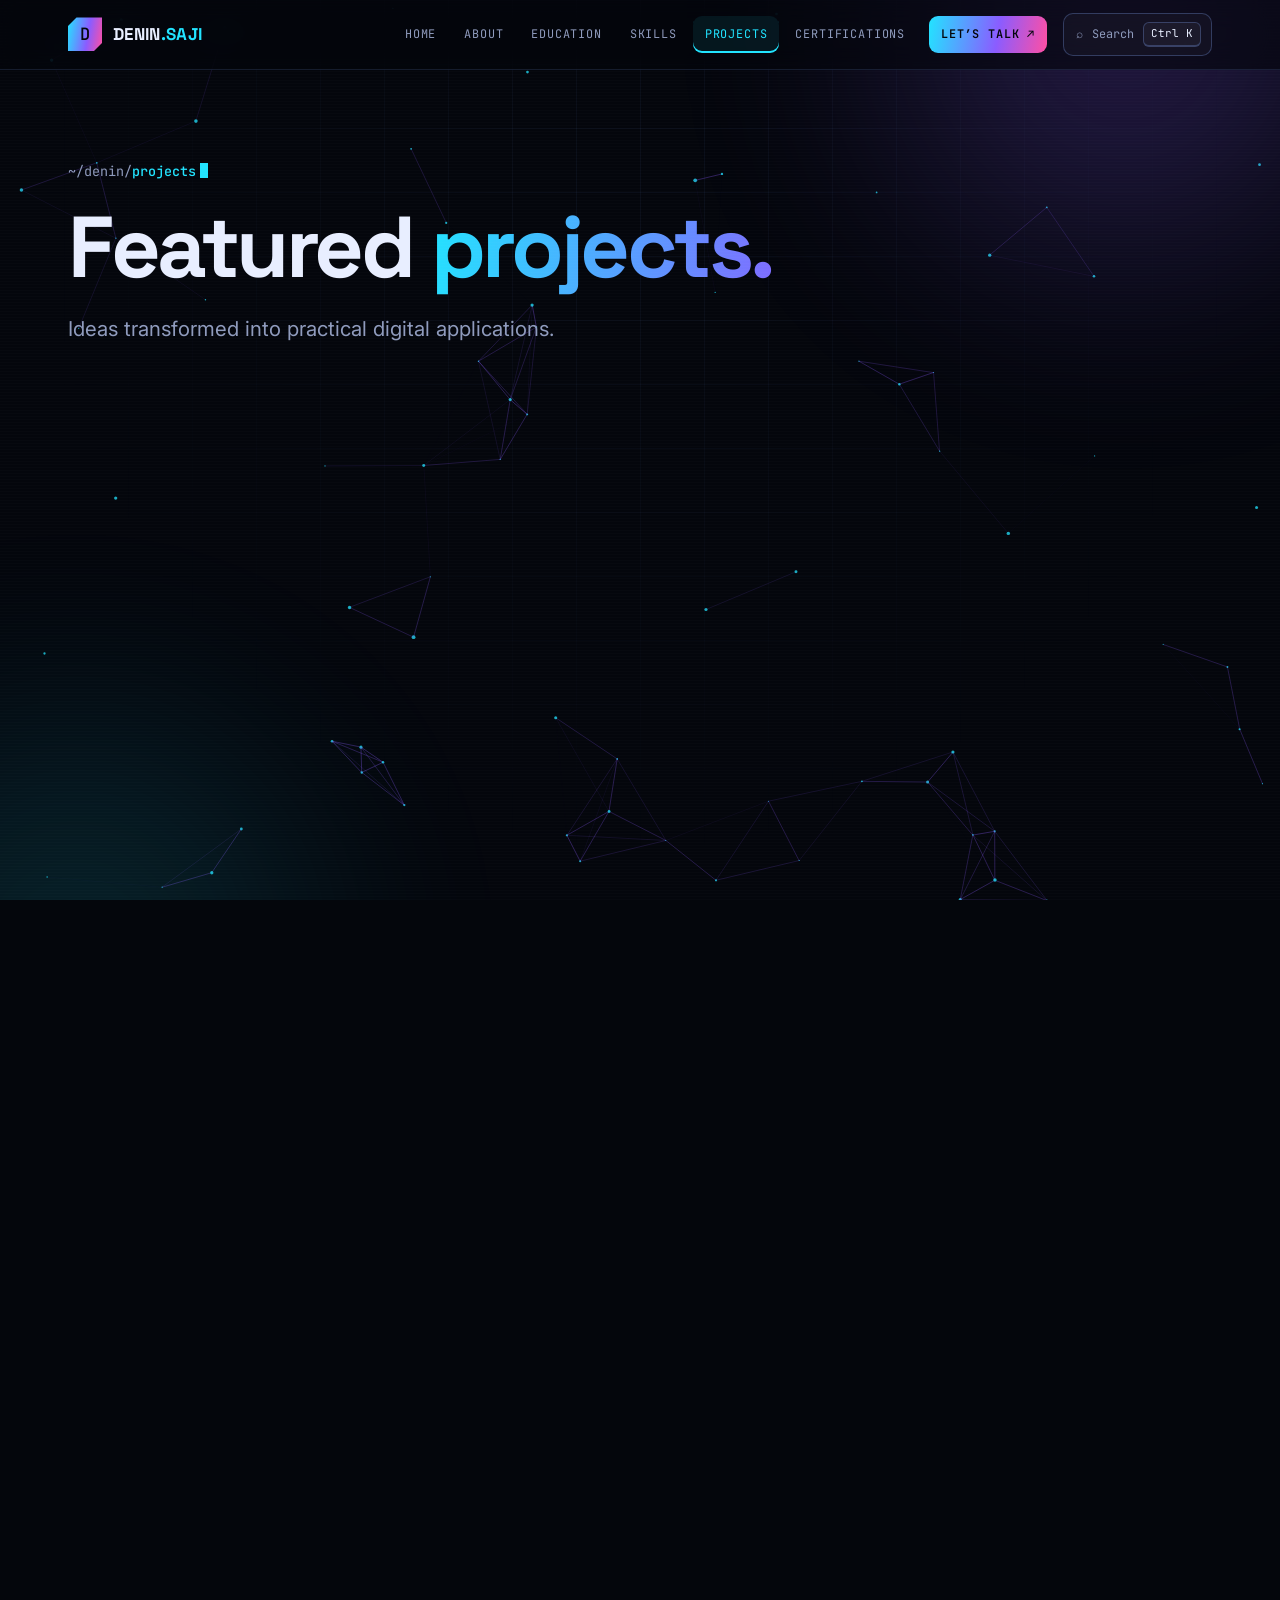
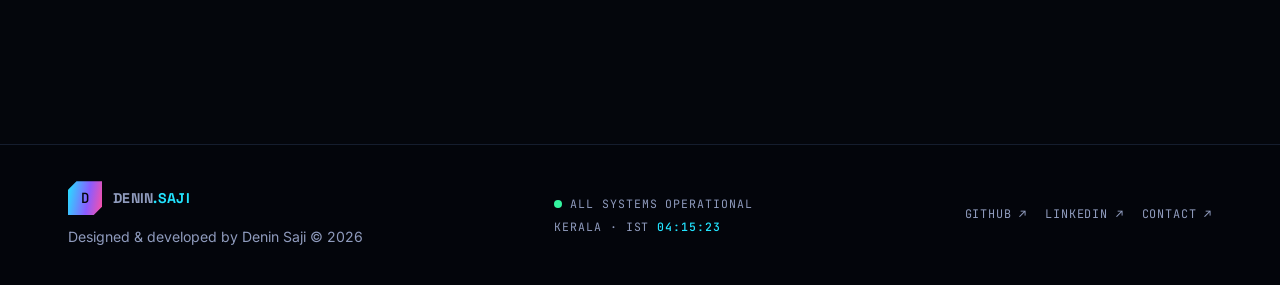
<file: pages/projects.html>
<!DOCTYPE html>
<html lang="en">
<head>
<meta charset="UTF-8">
<meta name="viewport" content="width=device-width, initial-scale=1.0">
<title>Projects | Denin Saji</title>
<meta name="description" content="Projects by Denin Saji.">
<meta name="theme-color" content="#04060c">
<link rel="icon" href="data:image/svg+xml,%3Csvg xmlns='http://www.w3.org/2000/svg' viewBox='0 0 32 32'%3E%3Crect width='32' height='32' rx='8' fill='%2304060c'/%3E%3Ctext x='16' y='23' font-size='20' font-family='monospace' text-anchor='middle' fill='%2322e4ff'%3ED%3C/text%3E%3C/svg%3E">
<script>var r=document.documentElement;r.classList.add('js');try{if(!sessionStorage.getItem('booted'))r.classList.add('booting')}catch(e){}</script>
<noscript><style>.js .reveal{opacity:1!important;transform:none!important}.js .t-line:not(.on){opacity:1!important}</style></noscript>
<link rel="preconnect" href="https://fonts.googleapis.com">
<link rel="preconnect" href="https://fonts.gstatic.com" crossorigin>
<link href="https://fonts.googleapis.com/css2?family=Space+Grotesk:wght@400;500;600;700&family=Inter:wght@400;500;600&family=JetBrains+Mono:wght@400;500&display=swap" rel="stylesheet">
<link rel="stylesheet" href="../assets/css/index.css">
<script src="../assets/js/script.js" defer></script>
</head>
<body data-base="../" data-pages="">

<div class="progress" aria-hidden="true"><i></i></div>
<canvas id="bg-canvas" aria-hidden="true"></canvas>
<div class="aurora" aria-hidden="true"></div>
<div class="grid-bg" aria-hidden="true"></div>
<div class="scanlines" aria-hidden="true"></div>

<div class="boot" id="boot" aria-hidden="true">
  <div class="boot-box">
    <div class="boot-line head">&gt; DENIN.OS v2026.11 — booting portfolio</div>
    <div class="boot-line"><em>[ OK ]</em>mounting /projects</div>
    <div class="boot-line"><em>[ OK ]</em>loading stack: python · php · laravel · django · mysql</div>
    <div class="boot-line"><em>[ OK ]</em>compiling interface</div>
    <div class="boot-line"><em>[ OK ]</em>establishing connection</div>
    <div class="boot-line"><em>[ OK ]</em>portfolio ready</div>
    <div class="boot-bar"><i></i></div>
    <div class="boot-foot"><span>click to skip</span><span class="boot-pct">0%</span></div>
  </div>
</div>

<header class="navbar">
  <div class="nav-container">
    <a href="../index.html" class="logo" aria-label="Denin Saji — home"><span class="logo-mark">D</span><span class="logo-text">DENIN<em>.SAJI</em></span></a>
    <input type="checkbox" id="menu-toggle" aria-label="Toggle menu">
    <nav class="nav-links" aria-label="Main">
        <a href="../index.html">Home</a>
        <a href="about.html">About</a>
        <a href="education.html">Education</a>
        <a href="skills.html">Skills</a>
        <a href="projects.html" class="active">Projects</a>
        <a href="certifications.html">Certifications</a>
        <a href="contact.html" class="nav-contact">Let’s talk ↗</a>
    </nav>
    <div class="nav-actions">
      <button class="cmd-btn" id="cmdBtn" type="button" aria-label="Open command menu"><span>⌕</span><span class="cmd-label">Search</span><kbd><span class="k-mod">Ctrl</span> K</kbd></button>
      <label for="menu-toggle" class="menu-icon" aria-label="Menu"><span></span><span></span><span></span></label>
    </div>
  </div>
</header>

<main>
<section class="wrap page-hero">
  <p class="path">~/denin/<b>projects</b><span class="caret"></span></p>
  <h1 data-scramble>Featured <span class='grad'>projects.</span></h1>
  <p class="lead">Ideas transformed into practical digital applications.</p>
</section>
<section class="section"><div class="wrap"><div class="proj-list">
  <div class="reveal"><article class="proj glow-card">
    <div class="mock-col"><div class="mock" aria-hidden="true"><div class="mock-bar"><i></i><i></i><i></i><span>medreminder.local</span></div><div class="mock-body m-med"><div class="m-ring"></div><div class="m-rows"><span class="m-row on"></span><span class="m-row"></span><span class="m-row"></span></div></div></div></div>
    <div class="proj-info">
      <span class="proj-cat">MODULE_001 · Healthcare / Web application</span>
      <h3>AI MedReminder</h3>
      <p>Developing a healthcare management portal for doctor appointment booking and patient medication schedules. Includes structured digital prescriptions and database records for authentication, appointments and prescriptions.</p>
      <div class="tags"><span class="tag">Laravel</span><span class="tag">PHP</span><span class="tag">MySQL</span></div>
      <span class="status-pill">MINI PROJECT · IN DEVELOPMENT</span>
    </div>
  </article></div>
  <div class="reveal"><article class="proj glow-card">
    <div class="mock-col"><div class="mock" aria-hidden="true"><div class="mock-bar"><i></i><i></i><i></i><span>bookshop.local</span></div><div class="mock-body m-book"><i style="--h:55%"></i><i style="--h:80%"></i><i style="--h:45%"></i><i style="--h:92%"></i><i style="--h:62%"></i><i style="--h:74%"></i></div></div></div>
    <div class="proj-info">
      <span class="proj-cat">MODULE_002 · E-commerce / Web application</span>
      <h3>Online Bookshop System</h3>
      <p>Built a Django MVT application for book browsing, cart management and order placement. Includes an admin portal for book listings, categories, inventory and order tracking, with authentication and catalog search.</p>
      <div class="tags"><span class="tag">Python</span><span class="tag">Django</span><span class="tag">MySQL</span></div>
      
    </div>
  </article></div>
  <div class="reveal"><article class="proj glow-card">
    <div class="mock-col"><div class="mock" aria-hidden="true"><div class="mock-bar"><i></i><i></i><i></i><span>vegcart.local</span></div><div class="mock-body m-veg"><span class="m-cart">CART · 3</span><span class="m-tile"></span><span class="m-tile"></span><span class="m-tile"></span><span class="m-tile"></span></div></div></div>
    <div class="proj-info">
      <span class="proj-cat">MODULE_003 · E-commerce / Retail</span>
      <h3>Vegetable E-Commerce — Veg Cart</h3>
      <p>Created a vegetable e-commerce website with product filtering, shopping cart, checkout and administrative inventory and order management tools. Designed a responsive interface for desktop and mobile devices.</p>
      <div class="tags"><span class="tag">PHP</span><span class="tag">MySQL</span><span class="tag">JavaScript</span><span class="tag">CSS</span></div>
      
    </div>
  </article></div>
</div></div></section>
</main>

<footer class="footer">
  <div class="wrap footer-grid">
    <div>
      <a href="../index.html" class="logo"><span class="logo-mark">D</span><span class="logo-text">DENIN<em>.SAJI</em></span></a>
      <p>Designed &amp; developed by Denin Saji © <span id="current-year">2026</span></p>
    </div>
    <div class="sys"><span class="ok-dot"></span>ALL SYSTEMS OPERATIONAL<br>KERALA · IST <b id="clock">--:--:--</b></div>
    <div class="f-links">
      <a href="https://github.com/denin-saji" target="_blank" rel="noopener noreferrer">GitHub ↗</a>
      <a href="https://www.linkedin.com/in/denin-saji/" target="_blank" rel="noopener noreferrer">LinkedIn ↗</a>
      <a href="contact.html">Contact ↗</a>
    </div>
  </div>
</footer>
</body>
</html>
</file>
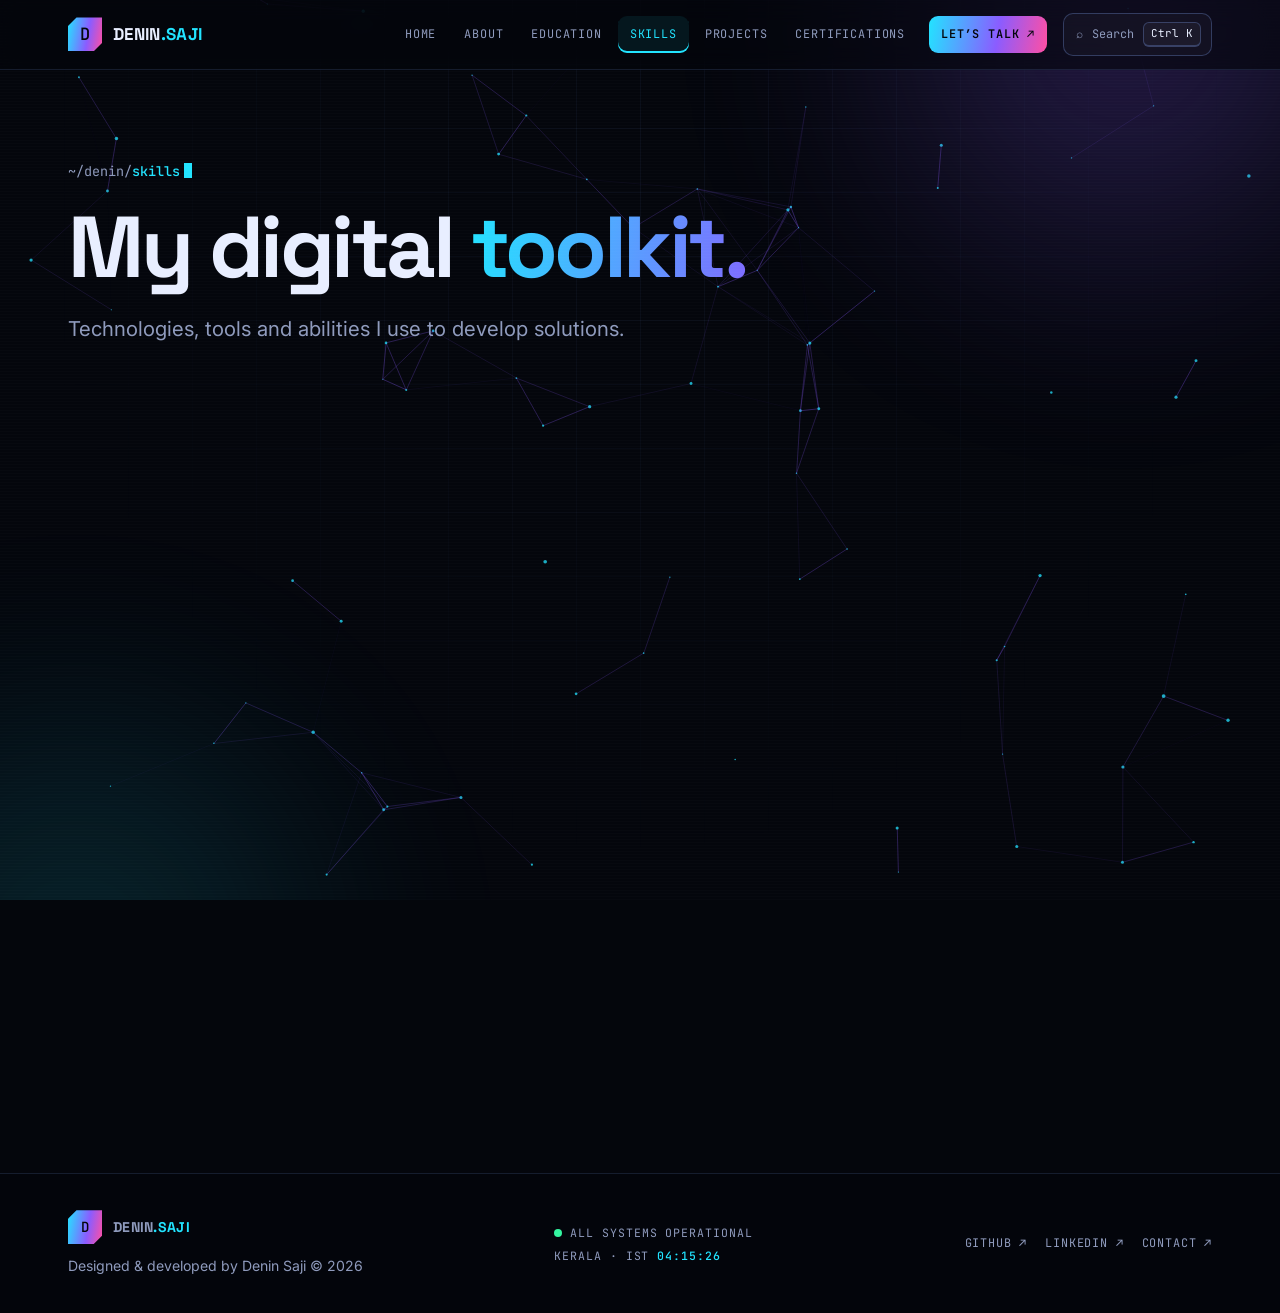
<file: pages/skills.html>
<!DOCTYPE html>
<html lang="en">
<head>
<meta charset="UTF-8">
<meta name="viewport" content="width=device-width, initial-scale=1.0">
<title>Skills | Denin Saji</title>
<meta name="description" content="Skills and tech stack of Denin Saji.">
<meta name="theme-color" content="#04060c">
<link rel="icon" href="data:image/svg+xml,%3Csvg xmlns='http://www.w3.org/2000/svg' viewBox='0 0 32 32'%3E%3Crect width='32' height='32' rx='8' fill='%2304060c'/%3E%3Ctext x='16' y='23' font-size='20' font-family='monospace' text-anchor='middle' fill='%2322e4ff'%3ED%3C/text%3E%3C/svg%3E">
<script>var r=document.documentElement;r.classList.add('js');try{if(!sessionStorage.getItem('booted'))r.classList.add('booting')}catch(e){}</script>
<noscript><style>.js .reveal{opacity:1!important;transform:none!important}.js .t-line:not(.on){opacity:1!important}</style></noscript>
<link rel="preconnect" href="https://fonts.googleapis.com">
<link rel="preconnect" href="https://fonts.gstatic.com" crossorigin>
<link href="https://fonts.googleapis.com/css2?family=Space+Grotesk:wght@400;500;600;700&family=Inter:wght@400;500;600&family=JetBrains+Mono:wght@400;500&display=swap" rel="stylesheet">
<link rel="stylesheet" href="../assets/css/index.css">
<script src="../assets/js/script.js" defer></script>
</head>
<body data-base="../" data-pages="">

<div class="progress" aria-hidden="true"><i></i></div>
<canvas id="bg-canvas" aria-hidden="true"></canvas>
<div class="aurora" aria-hidden="true"></div>
<div class="grid-bg" aria-hidden="true"></div>
<div class="scanlines" aria-hidden="true"></div>

<div class="boot" id="boot" aria-hidden="true">
  <div class="boot-box">
    <div class="boot-line head">&gt; DENIN.OS v2026.11 — booting portfolio</div>
    <div class="boot-line"><em>[ OK ]</em>mounting /projects</div>
    <div class="boot-line"><em>[ OK ]</em>loading stack: python · php · laravel · django · mysql</div>
    <div class="boot-line"><em>[ OK ]</em>compiling interface</div>
    <div class="boot-line"><em>[ OK ]</em>establishing connection</div>
    <div class="boot-line"><em>[ OK ]</em>portfolio ready</div>
    <div class="boot-bar"><i></i></div>
    <div class="boot-foot"><span>click to skip</span><span class="boot-pct">0%</span></div>
  </div>
</div>

<header class="navbar">
  <div class="nav-container">
    <a href="../index.html" class="logo" aria-label="Denin Saji — home"><span class="logo-mark">D</span><span class="logo-text">DENIN<em>.SAJI</em></span></a>
    <input type="checkbox" id="menu-toggle" aria-label="Toggle menu">
    <nav class="nav-links" aria-label="Main">
        <a href="../index.html">Home</a>
        <a href="about.html">About</a>
        <a href="education.html">Education</a>
        <a href="skills.html" class="active">Skills</a>
        <a href="projects.html">Projects</a>
        <a href="certifications.html">Certifications</a>
        <a href="contact.html" class="nav-contact">Let’s talk ↗</a>
    </nav>
    <div class="nav-actions">
      <button class="cmd-btn" id="cmdBtn" type="button" aria-label="Open command menu"><span>⌕</span><span class="cmd-label">Search</span><kbd><span class="k-mod">Ctrl</span> K</kbd></button>
      <label for="menu-toggle" class="menu-icon" aria-label="Menu"><span></span><span></span><span></span></label>
    </div>
  </div>
</header>

<main>
<section class="wrap page-hero">
  <p class="path">~/denin/<b>skills</b><span class="caret"></span></p>
  <h1 data-scramble>My digital <span class='grad'>toolkit.</span></h1>
  <p class="lead">Technologies, tools and abilities I use to develop solutions.</p>
</section>
<section class="section"><div class="wrap"><div class="skills-grid">
  <div class="reveal" style="--d:0.00s"><article class="skill-card glow-card" data-tilt="4"><div class="skill-top"><span>MODULE_01</span><span class="skill-symbol">&lt;/&gt;</span></div><h3>Programming</h3><div class="tags"><span class="tag">C</span><span class="tag">C++</span><span class="tag">Java</span><span class="tag">Python</span><span class="tag">PHP</span><span class="tag">JavaScript</span></div></article></div>
  <div class="reveal" style="--d:0.08s"><article class="skill-card glow-card" data-tilt="4"><div class="skill-top"><span>MODULE_02</span><span class="skill-symbol">{ }</span></div><h3>Web &amp; frameworks</h3><div class="tags"><span class="tag">HTML</span><span class="tag">CSS</span><span class="tag">Bootstrap</span><span class="tag">Django</span><span class="tag">Laravel</span></div></article></div>
  <div class="reveal" style="--d:0.16s"><article class="skill-card glow-card" data-tilt="4"><div class="skill-top"><span>MODULE_03</span><span class="skill-symbol">▤</span></div><h3>Databases</h3><div class="tags"><span class="tag">MySQL</span><span class="tag">SQLite</span><span class="tag">Relational schema design</span><span class="tag">Normalization</span></div></article></div>
  <div class="reveal" style="--d:0.00s"><article class="skill-card glow-card" data-tilt="4"><div class="skill-top"><span>MODULE_04</span><span class="skill-symbol">⌘</span></div><h3>Developer tools</h3><div class="tags"><span class="tag">Antigravity</span><span class="tag">Eclipse</span><span class="tag">Git</span><span class="tag">GitHub</span><span class="tag">VS Code</span></div></article></div>
  <div class="reveal" style="--d:0.08s"><article class="skill-card glow-card" data-tilt="4"><div class="skill-top"><span>MODULE_05</span><span class="skill-symbol">⌥</span></div><h3>Platforms</h3><div class="tags"><span class="tag">Linux</span><span class="tag">Windows</span></div></article></div>
  <div class="reveal" style="--d:0.16s"><article class="skill-card glow-card" data-tilt="4"><div class="skill-top"><span>MODULE_06</span><span class="skill-symbol">✳</span></div><h3>Professional skills</h3><div class="tags"><span class="tag">Adaptability</span><span class="tag">Communication</span><span class="tag">Self-learning</span><span class="tag">Teamwork</span><span class="tag">Time management</span></div></article></div>
</div></div></section>
</main>

<footer class="footer">
  <div class="wrap footer-grid">
    <div>
      <a href="../index.html" class="logo"><span class="logo-mark">D</span><span class="logo-text">DENIN<em>.SAJI</em></span></a>
      <p>Designed &amp; developed by Denin Saji © <span id="current-year">2026</span></p>
    </div>
    <div class="sys"><span class="ok-dot"></span>ALL SYSTEMS OPERATIONAL<br>KERALA · IST <b id="clock">--:--:--</b></div>
    <div class="f-links">
      <a href="https://github.com/denin-saji" target="_blank" rel="noopener noreferrer">GitHub ↗</a>
      <a href="https://www.linkedin.com/in/denin-saji/" target="_blank" rel="noopener noreferrer">LinkedIn ↗</a>
      <a href="contact.html">Contact ↗</a>
    </div>
  </div>
</footer>
</body>
</html>
</file>
<file: assets/css/index.css>
/* =========================================================
   DENIN SAJI — PORTFOLIO // COMMAND CENTER EDITION
   Deep space + cyan/violet. Vanilla HTML · CSS · JS.
========================================================= */
:root{
  --bg:#04060c; --panel:rgba(11,16,30,.68); --panel-solid:#0a0f1d;
  --line:rgba(130,170,255,.14); --line2:rgba(130,170,255,.28);
  --text:#e8eeff; --muted:#8f9bbd;
  --cyan:#22e4ff; --violet:#8b5cff; --pink:#ff4fa3; --ok:#34f5a0;
  --grad:linear-gradient(100deg,var(--cyan),var(--violet) 58%,var(--pink));
  --display:'Space Grotesk',system-ui,-apple-system,'Segoe UI',sans-serif;
  --sans:'Inter',system-ui,-apple-system,'Segoe UI',sans-serif;
  --mono:'JetBrains Mono',ui-monospace,SFMono-Regular,Menlo,Consolas,monospace;
  --max:1200px;
  color-scheme:dark;
}
*{margin:0;padding:0;box-sizing:border-box}
html{scroll-behavior:smooth}
body{background:var(--bg);color:var(--text);font-family:var(--sans);font-size:17px;line-height:1.65;-webkit-font-smoothing:antialiased;overflow-x:hidden}
img{max-width:100%;display:block}
a{color:inherit;text-decoration:none}
button{font:inherit;color:inherit}
::selection{background:var(--cyan);color:#04060c}
:focus-visible{outline:2px solid var(--cyan);outline-offset:3px}
kbd{font-family:var(--mono);font-size:.68rem;padding:2px 7px;border:1px solid var(--line2);border-bottom-width:2px;border-radius:6px;background:rgba(255,255,255,.04);color:var(--text)}
.muted{color:var(--muted)}

/* ---------- BACKGROUND LAYERS ---------- */
#bg-canvas{position:fixed;inset:0;z-index:-3;pointer-events:none}
.grid-bg{position:fixed;inset:0;z-index:-2;pointer-events:none;opacity:.4;
  background-image:linear-gradient(var(--line) 1px,transparent 1px),linear-gradient(90deg,var(--line) 1px,transparent 1px);
  background-size:64px 64px;
  -webkit-mask-image:radial-gradient(ellipse at 50% 20%,#000 5%,transparent 70%);mask-image:radial-gradient(ellipse at 50% 20%,#000 5%,transparent 70%)}
.aurora{position:fixed;inset:0;z-index:-2;pointer-events:none;overflow:hidden}
.aurora::before,.aurora::after{content:"";position:absolute;width:60vmax;height:60vmax;border-radius:50%;filter:blur(90px)}
.aurora::before{background:radial-gradient(circle,var(--violet),transparent 65%);top:-28vmax;right:-18vmax;opacity:.28;animation:drift 24s ease-in-out infinite alternate}
.aurora::after{background:radial-gradient(circle,var(--cyan),transparent 65%);bottom:-34vmax;left:-24vmax;opacity:.16;animation:drift 30s ease-in-out infinite alternate-reverse}
.scanlines{position:fixed;inset:0;z-index:90;pointer-events:none;background:repeating-linear-gradient(0deg,rgba(255,255,255,.016) 0 1px,transparent 1px 3px)}
.cursor-glow{position:fixed;left:0;top:0;width:460px;height:460px;margin:-230px 0 0 -230px;border-radius:50%;background:radial-gradient(circle,rgba(34,228,255,.11),transparent 62%);pointer-events:none;z-index:-1;opacity:0;transition:opacity .5s}
.cursor-ring{position:fixed;left:0;top:0;width:34px;height:34px;margin:-17px 0 0 -17px;border:1px solid rgba(34,228,255,.65);border-radius:50%;pointer-events:none;z-index:250;opacity:0;transition:width .2s,height .2s,margin .2s,background .2s,opacity .3s}
.cursor-ring.hot{width:58px;height:58px;margin:-29px 0 0 -29px;background:rgba(34,228,255,.08)}
.progress{position:fixed;top:0;left:0;right:0;height:2px;z-index:120}
.progress i{display:block;height:100%;background:var(--grad);transform-origin:left;transform:scaleX(0);box-shadow:0 0 12px var(--cyan)}

/* ---------- BOOT SCREEN ---------- */
.boot{position:fixed;inset:0;z-index:300;background:#03050a;display:none;align-items:center;justify-content:center;cursor:pointer}
.booting .boot{display:flex;animation:bootfail .4s 6s forwards}
.boot.out{opacity:0;transition:opacity .55s;pointer-events:none}
.boot-box{width:min(540px,88vw);font-family:var(--mono);font-size:.82rem;color:var(--muted)}
.boot-line{opacity:0;transform:translateY(4px);transition:opacity .25s,transform .25s;margin:7px 0}
.boot-line.on{opacity:1;transform:none}
.boot-line em{color:var(--ok);font-style:normal;margin-right:8px}
.boot-line.head{color:var(--cyan);margin-bottom:14px}
.boot-bar{height:3px;background:var(--line);margin-top:22px;border-radius:2px;overflow:hidden}
.boot-bar i{display:block;height:100%;width:0;background:var(--grad);transition:width .17s linear}
.boot-foot{display:flex;justify-content:space-between;margin-top:10px;font-size:.7rem;opacity:.7}

/* ---------- LAYOUT ---------- */
.wrap{max-width:var(--max);margin:0 auto;padding:0 28px}
.section{padding:clamp(56px,8vw,100px) 0}
main{overflow-x:clip;animation:pagein .6s ease backwards}
.leaving main{opacity:0;transform:translateY(-10px);transition:opacity .25s,transform .25s}
.sec-head{display:flex;align-items:center;gap:18px;margin-bottom:44px}
.sec-head::after{content:"";flex:1;height:1px;background:linear-gradient(90deg,var(--line2),transparent)}
.sec-idx{font-family:var(--mono);font-size:.78rem;color:var(--cyan);border:1px solid var(--line2);padding:4px 10px;border-radius:8px;background:rgba(34,228,255,.06)}
h1,h2,h3{font-family:var(--display);line-height:1.05;letter-spacing:-.03em}
h2{font-size:clamp(1.9rem,4.4vw,3.2rem);font-weight:700}
h3{font-size:1.4rem;font-weight:600;line-height:1.2;letter-spacing:-.02em}
.grad{background:var(--grad);background-size:200% auto;-webkit-background-clip:text;background-clip:text;color:transparent;animation:shine 7s linear infinite}
.lead{font-size:clamp(1.05rem,1.8vw,1.28rem);color:var(--muted);max-width:58ch}
.path{font-family:var(--mono);font-size:.84rem;color:var(--muted);display:flex;align-items:center}
.path b{color:var(--cyan);font-weight:500}
.caret{display:inline-block;width:.55em;height:1.05em;vertical-align:-.15em;background:var(--cyan);margin-left:4px;animation:blink 1s steps(1) infinite}
.path .caret{width:8px;height:15px;vertical-align:middle}

/* ---------- NAV ---------- */
.navbar{position:sticky;top:0;z-index:100;background:rgba(4,6,12,.62);backdrop-filter:blur(14px);-webkit-backdrop-filter:blur(14px);border-bottom:1px solid var(--line);transition:background .3s,border-color .3s}
.navbar.scrolled{background:rgba(4,6,12,.86);border-color:var(--line2)}
.nav-container{max-width:var(--max);margin:0 auto;padding:13px 28px;display:flex;align-items:center;gap:16px}
.logo{display:flex;align-items:center;gap:11px;font-family:var(--display);font-weight:700;letter-spacing:.02em}
.logo-mark{width:34px;height:34px;display:grid;place-items:center;font-family:var(--mono);font-weight:500;color:#04060c;background:var(--grad);clip-path:polygon(25% 0,100% 0,100% 75%,75% 100%,0 100%,0 25%)}
.logo-text em{font-style:normal;color:var(--cyan)}
#menu-toggle{display:none}
.nav-links{margin-left:auto;display:flex;align-items:center;gap:4px}
.nav-links a{font-family:var(--mono);font-size:.74rem;letter-spacing:.07em;text-transform:uppercase;color:var(--muted);padding:9px 12px;border-radius:9px;transition:color .2s,background .2s}
.nav-links a:hover{color:var(--text);background:rgba(255,255,255,.05)}
.nav-links a.active{color:var(--cyan);background:rgba(34,228,255,.08);box-shadow:inset 0 -2px 0 var(--cyan)}
.nav-links a.nav-contact{margin-left:8px;color:#04060c;background:var(--grad);font-weight:600;box-shadow:none}
.nav-links a.nav-contact:hover{box-shadow:0 0 26px -4px var(--violet)}
.nav-actions{display:flex;align-items:center;gap:10px}
.cmd-btn{display:flex;align-items:center;gap:9px;padding:8px 10px 8px 12px;border:1px solid var(--line2);border-radius:10px;background:rgba(255,255,255,.03);cursor:pointer;font-family:var(--mono);font-size:.74rem;color:var(--muted);transition:.2s}
.cmd-btn:hover{border-color:var(--cyan);color:var(--text);box-shadow:0 0 20px -6px var(--cyan)}
.menu-icon{display:none;cursor:pointer;flex-direction:column;gap:5px;padding:8px}
.menu-icon span{width:24px;height:2px;background:var(--text);transition:.25s}

/* ---------- BUTTONS / TAGS ---------- */
.btn{position:relative;display:inline-flex;align-items:center;gap:10px;padding:14px 26px;border-radius:12px;font-family:var(--mono);font-size:.8rem;letter-spacing:.07em;text-transform:uppercase;font-weight:500;border:1px solid var(--line2);color:var(--text);background:rgba(255,255,255,.03);cursor:pointer;transition:border-color .25s,box-shadow .25s,background .25s}
.btn:hover{border-color:var(--cyan);box-shadow:0 0 30px -8px var(--cyan)}
.btn-primary{background:var(--grad);border-color:transparent;color:#04060c;font-weight:600}
.btn-primary:hover{border-color:transparent;box-shadow:0 0 40px -6px var(--violet)}
.text-link{font-family:var(--mono);font-size:.82rem;letter-spacing:.06em;text-transform:uppercase;color:var(--cyan);display:inline-flex;gap:8px;align-items:center;border-bottom:1px solid transparent;padding-bottom:3px;transition:.2s}
.text-link:hover{border-color:var(--cyan)}
.tag{font-family:var(--mono);font-size:.74rem;padding:5px 12px;border-radius:8px;border:1px solid var(--line);background:rgba(255,255,255,.03);color:var(--text);transition:.2s}
.tag:hover{border-color:var(--cyan);color:var(--cyan);transform:translateY(-2px);box-shadow:0 6px 18px -8px var(--cyan)}
.tags{display:flex;flex-wrap:wrap;gap:8px}

/* ---------- GLOW CARD (cursor spotlight) ---------- */
.glow-card{position:relative;background:var(--panel);border:1px solid var(--line);border-radius:18px;overflow:hidden;backdrop-filter:blur(8px);-webkit-backdrop-filter:blur(8px);transition:transform .18s ease,border-color .3s}
.glow-card>*{position:relative;z-index:1}
.glow-card::before{content:"";position:absolute;inset:0;background:radial-gradient(420px circle at var(--mx,50%) var(--my,50%),rgba(34,228,255,.13),transparent 45%);opacity:0;transition:opacity .35s;pointer-events:none}
.glow-card::after{content:"";position:absolute;inset:0;border-radius:inherit;padding:1px;pointer-events:none;opacity:0;transition:opacity .35s;
  background:radial-gradient(260px circle at var(--mx,50%) var(--my,50%),var(--cyan),var(--violet) 40%,transparent 70%);
  -webkit-mask:linear-gradient(#000 0 0) content-box,linear-gradient(#000 0 0);-webkit-mask-composite:xor;mask-composite:exclude}
.glow-card:hover::before,.glow-card:hover::after{opacity:1}
[data-tilt]{will-change:transform}

/* ---------- HERO ---------- */
.hero{padding-top:clamp(40px,7vw,90px);padding-bottom:50px}
.hero-grid{display:grid;grid-template-columns:1.15fr .85fr;gap:70px;align-items:center}
.status{display:inline-flex;align-items:center;gap:10px;font-family:var(--mono);font-size:.72rem;letter-spacing:.09em;text-transform:uppercase;padding:8px 15px;border:1px solid var(--line2);border-radius:999px;background:rgba(52,245,160,.06);color:var(--ok);margin-bottom:26px}
.ok-dot,.status i{width:8px;height:8px;border-radius:50%;background:var(--ok);display:inline-block;box-shadow:0 0 0 0 rgba(52,245,160,.6);animation:pulse 2s infinite}
.hero h1{font-weight:700;font-size:clamp(2.6rem,7.2vw,6rem);line-height:1;letter-spacing:-.04em;margin-bottom:16px}
.rot-line{display:block;font-size:.46em;font-weight:500;letter-spacing:-.02em;white-space:nowrap;color:var(--muted);margin-top:14px;line-height:1.3}
.hero .lead{margin:22px 0 34px}
.hero-buttons{display:flex;gap:14px;flex-wrap:wrap}
.hint{margin-top:28px;font-family:var(--mono);font-size:.74rem;color:var(--muted);display:flex;align-items:center;gap:8px;flex-wrap:wrap}

/* HUD portrait */
.hud{position:relative;width:min(100%,420px);margin-left:auto;aspect-ratio:3/4}
.hud-rings{position:absolute;left:50%;top:50%;width:135%;aspect-ratio:1;transform:translate(-50%,-50%);pointer-events:none}
.hud-rings i{position:absolute;inset:0;border-radius:50%;border:1px dashed var(--line2);animation:spin 60s linear infinite}
.hud-rings i:nth-child(2){inset:9%;border-style:solid;border-color:var(--line);animation-duration:90s;animation-direction:reverse}
.hud-rings i:nth-child(3){inset:-6%;border:1px dotted rgba(139,92,255,.35);animation-duration:120s}
.hud-frame,.hud-frame .inner{--c:28px;clip-path:polygon(var(--c) 0,100% 0,100% calc(100% - var(--c)),calc(100% - var(--c)) 100%,0 100%,0 var(--c))}
.hud-frame{position:absolute;inset:0;background:var(--grad)}
.hud-frame .inner{position:absolute;inset:1px;background:#070a14;overflow:hidden}
.hud-frame img{width:100%;height:100%;object-fit:cover;object-position:center 18%;filter:saturate(.92) contrast(1.06)}
.hud-tint{position:absolute;inset:0;background:linear-gradient(135deg,rgba(34,228,255,.2),transparent 42%,rgba(139,92,255,.26));mix-blend-mode:screen}
.hud-fade{position:absolute;inset:0;background:linear-gradient(180deg,transparent 60%,rgba(4,6,12,.75))}
.hud-grid{position:absolute;inset:0;background:repeating-linear-gradient(0deg,rgba(34,228,255,.06) 0 1px,transparent 1px 6px)}
.hud-scan{position:absolute;left:0;right:0;height:90px;background:linear-gradient(180deg,transparent,rgba(34,228,255,.26));border-bottom:1px solid rgba(34,228,255,.7);animation:scan 4.8s linear infinite}
.corner{position:absolute;width:22px;height:22px;border:2px solid var(--cyan);pointer-events:none;filter:drop-shadow(0 0 6px var(--cyan))}
.corner.tr{top:-10px;right:-10px;border-left:0;border-bottom:0}
.corner.bl{bottom:-10px;left:-10px;border-right:0;border-top:0}
.corner.br{bottom:-10px;right:-10px;border-left:0;border-top:0}
.corner.tl{display:none}
.hud-tag{position:absolute;font-family:var(--mono);font-size:.68rem;letter-spacing:.08em;padding:7px 12px;border:1px solid var(--line2);background:rgba(7,10,20,.88);backdrop-filter:blur(8px);border-radius:8px;white-space:nowrap;animation:float 6s ease-in-out infinite alternate}
.hud-tag b{color:var(--cyan);font-weight:500;margin-right:7px}
.hud-tag.t1{top:7%;left:-17%}
.hud-tag.t2{top:31%;right:-15%;animation-delay:-2s}
.hud-tag.t3{bottom:22%;left:-13%;animation-delay:-4s}
.hud-tag.t4{bottom:5%;right:-9%;animation-delay:-1s;color:var(--ok)}

/* ---------- STATS ---------- */
.stats{display:grid;grid-template-columns:repeat(4,1fr);gap:16px}
.stat{padding:24px 26px}
.stat b{display:block;font-family:var(--display);font-weight:700;font-size:clamp(2rem,4vw,3.1rem);line-height:1;letter-spacing:-.03em;background:var(--grad);-webkit-background-clip:text;background-clip:text;color:transparent}
.stat span{display:block;margin-top:10px;font-family:var(--mono);font-size:.7rem;letter-spacing:.1em;text-transform:uppercase;color:var(--muted)}

/* ---------- MARQUEE ---------- */
.marquee{padding:34px 0;display:grid;gap:14px;overflow:hidden;-webkit-mask-image:linear-gradient(90deg,transparent,#000 12%,#000 88%,transparent);mask-image:linear-gradient(90deg,transparent,#000 12%,#000 88%,transparent)}
.mq-track{display:flex;gap:14px;width:max-content;animation:scroll 38s linear infinite}
.marquee .mq-track:nth-child(2){animation-direction:reverse;animation-duration:46s}
.marquee:hover .mq-track{animation-play-state:paused}
.mq-track span{font-family:var(--mono);font-size:.86rem;padding:10px 22px;border:1px solid var(--line);border-radius:999px;background:var(--panel);white-space:nowrap;color:var(--text)}
.mq-track span:nth-child(3n){color:var(--cyan)}
.mq-track span:nth-child(3n+1){color:var(--violet)}

/* ---------- SPLIT / ABOUT / TERMINAL ---------- */
.split{display:grid;grid-template-columns:1.05fr .95fr;gap:56px;align-items:center}
.about-highlight{font-family:var(--display);font-size:clamp(1.55rem,3vw,2.3rem);line-height:1.2;letter-spacing:-.02em;margin-bottom:22px;font-weight:600}
.about-description{color:var(--muted);margin-bottom:18px;max-width:60ch}
.about-main .text-link{margin-top:10px}
.terminal{border:1px solid var(--line2);border-radius:16px;background:rgba(5,8,16,.88);overflow:hidden;box-shadow:0 30px 90px -34px rgba(139,92,255,.5)}
.t-bar{display:flex;align-items:center;gap:8px;padding:12px 16px;border-bottom:1px solid var(--line);font-family:var(--mono);font-size:.72rem;color:var(--muted)}
.t-bar i{width:10px;height:10px;border-radius:50%;background:#ff5f57}
.t-bar i:nth-child(2){background:#febc2e}
.t-bar i:nth-child(3){background:#28c840}
.t-bar span{margin-left:10px}
.t-body{padding:20px 22px 24px;font-family:var(--mono);font-size:.85rem;line-height:1.95;overflow-x:auto}
.t-line .p{color:var(--ok)}
.t-out{color:var(--muted);padding-left:1.1em}
.t-out b{color:var(--cyan);font-weight:500}
.js .t-line:not(.on){opacity:0}

/* ---------- PROJECT MODULES (home) ---------- */
.mod-grid{display:grid;grid-template-columns:repeat(3,1fr);gap:22px}
.mod-grid>div{display:flex}
.mod{width:100%;display:flex;flex-direction:column}
.mod-body{padding:6px 24px 26px;display:flex;flex-direction:column;gap:10px;flex:1}
.mod-id{font-family:var(--mono);font-size:.7rem;letter-spacing:.1em;color:var(--cyan)}
.mod-body p{color:var(--muted);font-size:.95rem}
.mod-body .text-link{margin-top:auto;align-self:flex-start;padding-top:8px}
.center-cta{margin-top:40px;text-align:center}

/* mock windows */
.mock{margin:14px;border:1px solid var(--line);border-radius:12px;background:#060a14;overflow:hidden;display:flex;flex-direction:column;min-height:190px}
.mock-bar{display:flex;align-items:center;gap:6px;padding:9px 12px;border-bottom:1px solid var(--line);font-family:var(--mono);font-size:.62rem;color:var(--muted)}
.mock-bar i{width:7px;height:7px;border-radius:50%;background:var(--line2)}
.mock-bar span{margin-left:8px;padding:2px 12px;border-radius:99px;background:rgba(255,255,255,.05)}
.mock-body{flex:1;position:relative;padding:16px;display:grid;gap:12px;align-items:center}
.m-med{grid-template-columns:.9fr 1.1fr}
.m-ring{aspect-ratio:1;max-width:120px;border-radius:50%;background:conic-gradient(var(--cyan),var(--violet) 68%,rgba(255,255,255,.07) 0);display:grid;place-items:center;position:relative;animation:spin 14s linear infinite}
.m-ring::before{content:"";position:absolute;inset:11%;border-radius:50%;background:#060a14}
.m-rows{display:grid;gap:10px}
.m-row{height:22px;border-radius:7px;background:rgba(255,255,255,.06);position:relative;overflow:hidden}
.m-row::after{content:"";position:absolute;inset:0;background:linear-gradient(90deg,transparent,rgba(34,228,255,.25),transparent);transform:translateX(-100%);animation:shimmer 2.8s infinite}
.m-row:nth-child(2)::after{animation-delay:.5s}
.m-row:nth-child(3)::after{animation-delay:1s}
.m-row.on{border-left:3px solid var(--cyan)}
.m-book{grid-template-columns:repeat(6,1fr);align-items:end;height:100%;gap:8px}
.m-book i{height:var(--h);border-radius:5px 5px 2px 2px;background:linear-gradient(180deg,var(--violet),rgba(139,92,255,.25));animation:grow 1.2s ease backwards;transform-origin:bottom}
.m-book i:nth-child(even){background:linear-gradient(180deg,var(--cyan),rgba(34,228,255,.2))}
.m-book i:nth-child(3n){background:linear-gradient(180deg,var(--pink),rgba(255,79,163,.2))}
.m-book i:nth-child(2){animation-delay:.1s}.m-book i:nth-child(3){animation-delay:.2s}.m-book i:nth-child(4){animation-delay:.3s}.m-book i:nth-child(5){animation-delay:.4s}.m-book i:nth-child(6){animation-delay:.5s}
.m-veg{grid-template-columns:1fr 1fr}
.m-tile{height:56px;border-radius:10px;border:1px solid var(--line);background:rgba(255,255,255,.03);position:relative}
.m-tile::before{content:"";position:absolute;left:10px;top:10px;width:34px;height:34px;border-radius:50%;background:radial-gradient(circle at 30% 30%,var(--ok),rgba(52,245,160,.15))}
.m-tile::after{content:"";position:absolute;left:54px;top:16px;right:10px;height:6px;border-radius:4px;background:rgba(255,255,255,.12);box-shadow:0 14px 0 -1px rgba(255,255,255,.06)}
.m-cart{position:absolute;right:14px;top:10px;font-family:var(--mono);font-size:.62rem;padding:3px 9px;border-radius:99px;background:var(--ok);color:#04060c;font-weight:600}

/* ---------- CTA BAND ---------- */
.cta{position:relative;border:1px solid var(--line2);border-radius:26px;padding:clamp(34px,6vw,72px);display:flex;justify-content:space-between;align-items:center;gap:30px;flex-wrap:wrap;overflow:hidden;background:linear-gradient(135deg,rgba(34,228,255,.07),rgba(139,92,255,.13))}
.cta::before{content:"";position:absolute;right:-120px;top:-120px;width:360px;height:360px;border-radius:50%;border:1px dashed var(--line2);animation:spin 40s linear infinite}
.cta::after{content:"";position:absolute;right:-60px;top:-60px;width:240px;height:240px;border-radius:50%;border:1px solid var(--line);animation:spin 30s linear infinite reverse}
.cta>*{position:relative;z-index:1}
.cta h2{margin:14px 0 12px}
.cta p{color:var(--muted);max-width:46ch}
.cta-btns{display:flex;gap:14px;flex-wrap:wrap}

/* ---------- FOOTER ---------- */
.footer{border-top:1px solid var(--line);margin-top:30px;background:rgba(4,6,12,.6)}
.footer-grid{display:grid;grid-template-columns:1.2fr 1fr auto;gap:30px;align-items:center;padding-top:36px;padding-bottom:36px;font-size:.88rem;color:var(--muted)}
.footer .logo{margin-bottom:10px}
.sys{font-family:var(--mono);font-size:.72rem;letter-spacing:.08em;line-height:2}
.sys b{color:var(--cyan);font-weight:500}
.sys .ok-dot{margin-right:8px}
.f-links{display:flex;gap:18px;flex-wrap:wrap;justify-content:flex-end}
.f-links a{font-family:var(--mono);font-size:.74rem;letter-spacing:.07em;text-transform:uppercase;transition:color .2s}
.f-links a:hover{color:var(--cyan)}

/* ---------- INNER PAGE HERO ---------- */
.page-hero{padding-top:clamp(48px,7vw,96px);padding-bottom:20px;display:grid;gap:20px}
.page-hero h1{font-weight:700;font-size:clamp(2.6rem,7vw,5.4rem);letter-spacing:-.04em}

/* ---------- ABOUT PAGE ---------- */
.profile-card{display:block}
.profile-card .photo{aspect-ratio:4/3.4;overflow:hidden;position:relative}
.profile-card .photo img{width:100%;height:100%;object-fit:cover;object-position:center 15%}
.profile-card .photo::after{content:"";position:absolute;inset:0;background:linear-gradient(180deg,transparent 55%,var(--panel-solid)),linear-gradient(135deg,rgba(34,228,255,.16),transparent 45%,rgba(139,92,255,.2));mix-blend-mode:normal}
.profile-body{padding:6px 26px 26px}
.profile-id{font-family:var(--mono);font-size:.7rem;letter-spacing:.1em;color:var(--cyan);display:flex;justify-content:space-between;margin-bottom:6px}
.profile-role{font-family:var(--mono);font-size:.74rem;text-transform:uppercase;letter-spacing:.08em;color:var(--muted);margin-bottom:16px}
.profile-details{display:flex;justify-content:space-between;gap:16px;padding:12px 0;border-top:1px solid var(--line);font-size:.92rem}
.profile-details span{color:var(--muted);font-family:var(--mono);font-size:.74rem;letter-spacing:.06em;text-transform:uppercase}
.profile-details strong{font-weight:500;text-align:right}
.content-card{padding:clamp(28px,5vw,52px)}
.content-card h2,.content-card h3{margin-bottom:16px}
.content-card p{color:var(--muted);max-width:70ch}

/* ---------- EDUCATION ---------- */
.timeline{position:relative;display:grid;gap:24px;padding-left:46px}
.timeline::before{content:"";position:absolute;left:11px;top:6px;bottom:6px;width:2px;background:var(--line)}
.timeline::after{content:"";position:absolute;left:11px;top:6px;width:2px;height:var(--fill,0%);max-height:calc(100% - 12px);background:var(--grad);box-shadow:0 0 14px var(--cyan)}
.edu{position:relative}
.edu::before{content:"";position:absolute;left:-41px;top:36px;width:14px;height:14px;border-radius:50%;background:var(--bg);border:2px solid var(--line2);transition:.5s;z-index:2}
.edu.in::before{border-color:var(--cyan);background:var(--cyan);box-shadow:0 0 18px var(--cyan)}
.edu-card{padding:28px 30px;display:grid;grid-template-columns:1fr auto;gap:6px 30px;align-items:center}
.edu-level{font-family:var(--mono);font-size:.72rem;letter-spacing:.1em;text-transform:uppercase;color:var(--cyan)}
.edu-card h2{font-size:clamp(1.3rem,2.6vw,1.8rem);margin:6px 0 4px}
.edu-card h3{font-family:var(--sans);font-size:1rem;font-weight:500;letter-spacing:0}
.edu-card p{color:var(--muted);font-size:.9rem}
.edu-result{grid-column:2;grid-row:1/span 4;text-align:right}
.edu-result span{display:block;font-family:var(--mono);font-size:.7rem;letter-spacing:.1em;color:var(--muted)}
.edu-result strong{font-family:var(--display);font-size:clamp(2.2rem,5vw,3.4rem);line-height:1;letter-spacing:-.03em;background:var(--grad);-webkit-background-clip:text;background-clip:text;color:transparent}

/* ---------- SKILLS ---------- */
.skills-grid{display:grid;grid-template-columns:repeat(3,1fr);gap:22px}
.skills-grid>div,.cert-grid>div{display:flex}
.skill-card,.cert-card{width:100%;padding:28px}
.skill-top{display:flex;justify-content:space-between;align-items:center;margin-bottom:24px;font-family:var(--mono);font-size:.72rem;letter-spacing:.1em;color:var(--muted)}
.skill-symbol{width:42px;height:42px;display:grid;place-items:center;border:1px solid var(--line2);border-radius:11px;color:var(--cyan);font-size:1.05rem;background:rgba(34,228,255,.06)}
.skill-card h3,.cert-card h3{margin-bottom:16px}

/* ---------- PROJECTS PAGE ---------- */
.proj-list{display:grid;gap:30px}
.proj{display:grid;grid-template-columns:1.05fr .95fr;align-items:stretch}
.proj:nth-child(even) .mock-col{order:2}
.mock-col{display:flex;padding:12px}
.mock-col .mock{margin:10px;flex:1;min-height:300px}
.proj-info{padding:clamp(24px,4vw,44px);display:flex;flex-direction:column;gap:14px;justify-content:center}
.proj-cat{font-family:var(--mono);font-size:.72rem;letter-spacing:.1em;text-transform:uppercase;color:var(--cyan)}
.proj-info p{color:var(--muted)}
.status-pill{align-self:flex-start;font-family:var(--mono);font-size:.7rem;letter-spacing:.08em;padding:6px 12px;border-radius:999px;border:1px solid rgba(255,79,163,.4);background:rgba(255,79,163,.08);color:var(--pink)}

/* ---------- CERTS ---------- */
.cert-grid{display:grid;grid-template-columns:repeat(2,1fr);gap:22px}
.cert-card p{color:var(--muted);margin-bottom:18px}
.cert-card .proj-cat{margin-bottom:8px}
.cert-label{display:inline-block;font-family:var(--mono);font-size:.7rem;letter-spacing:.08em;padding:6px 12px;border-radius:999px;border:1px solid rgba(52,245,160,.4);background:rgba(52,245,160,.08);color:var(--ok)}
.certificate-note{margin-top:30px}

/* ---------- CONTACT ---------- */
.contact-layout{display:grid;grid-template-columns:1fr 1.05fr;gap:44px;align-items:start}
.contact-content h2{margin-bottom:16px}
.contact-content>p{color:var(--muted);margin-bottom:28px;max-width:46ch}
.channel{display:flex;align-items:center;gap:16px;padding:16px 20px;margin-bottom:12px;border-radius:14px}
.channel .ico{width:42px;height:42px;flex:none;display:grid;place-items:center;border:1px solid var(--line2);border-radius:10px;font-family:var(--mono);font-size:.78rem;color:var(--cyan);background:rgba(34,228,255,.06)}
.channel .k{display:block;font-family:var(--mono);font-size:.66rem;letter-spacing:.12em;color:var(--muted)}
.channel strong{font-weight:500;word-break:break-word}
.channel .go{margin-left:auto;color:var(--cyan);transition:transform .2s}
.channel:hover .go{transform:translate(3px,-3px)}
.tform .t-body{padding:8px 24px 28px;font-size:.9rem;line-height:1.6}
.tform label{display:block;font-family:var(--mono);font-size:.7rem;color:var(--cyan);letter-spacing:.1em;margin:18px 0 7px}
.tform input,.tform textarea{width:100%;background:rgba(255,255,255,.03);border:1px solid var(--line);border-radius:10px;padding:13px 15px;color:var(--text);font-family:var(--mono);font-size:.88rem;resize:vertical;transition:.2s}
.tform input::placeholder,.tform textarea::placeholder{color:#59627f}
.tform input:focus,.tform textarea:focus{outline:none;border-color:var(--cyan);box-shadow:0 0 0 3px rgba(34,228,255,.14),0 0 24px -8px var(--cyan)}
.tform .btn{margin-top:24px;width:100%;justify-content:center}
.form-status{margin-top:14px;font-family:var(--mono);font-size:.78rem;color:var(--ok);min-height:1.2em}

/* ---------- COMMAND PALETTE + TOAST ---------- */
.palette{position:fixed;inset:0;z-index:200;background:rgba(2,4,10,.72);backdrop-filter:blur(7px);-webkit-backdrop-filter:blur(7px);display:flex;justify-content:center;align-items:flex-start;padding:14vh 16px 0}
.palette[hidden]{display:none}
.palette-box{width:min(620px,100%);border:1px solid var(--line2);border-radius:16px;background:var(--panel-solid);box-shadow:0 40px 120px -30px rgba(34,228,255,.35),0 0 0 1px rgba(139,92,255,.15);overflow:hidden;animation:pop .22s ease}
.palette-input{width:100%;background:transparent;border:0;border-bottom:1px solid var(--line);padding:18px 22px;color:var(--text);font-family:var(--mono);font-size:.95rem}
.palette-input:focus{outline:none}
.palette-list{list-style:none;max-height:min(46vh,380px);overflow-y:auto;padding:8px}
.palette-list li{display:flex;align-items:center;gap:14px;padding:12px 14px;border-radius:10px;cursor:pointer;font-size:.95rem}
.palette-list li.active{background:rgba(34,228,255,.1);box-shadow:inset 2px 0 var(--cyan)}
.palette-list .pi{width:28px;height:28px;display:grid;place-items:center;border:1px solid var(--line2);border-radius:8px;font-family:var(--mono);font-size:.8rem;color:var(--cyan)}
.palette-list .ph{margin-left:auto;font-family:var(--mono);font-size:.68rem;letter-spacing:.08em;color:var(--muted);text-transform:uppercase}
.palette-empty{padding:22px;text-align:center;color:var(--muted);font-family:var(--mono);font-size:.82rem}
.palette-foot{display:flex;gap:18px;padding:10px 18px;border-top:1px solid var(--line);font-family:var(--mono);font-size:.68rem;color:var(--muted)}
.toast{position:fixed;left:50%;bottom:28px;transform:translate(-50%,20px);opacity:0;z-index:260;padding:11px 20px;border-radius:10px;border:1px solid var(--line2);background:var(--panel-solid);font-family:var(--mono);font-size:.78rem;color:var(--ok);transition:.3s;pointer-events:none}
.toast.show{opacity:1;transform:translate(-50%,0)}

/* ---------- REVEAL ---------- */
.js .reveal{opacity:0;transform:translateY(26px);transition:opacity .8s cubic-bezier(.2,.7,.2,1),transform .8s cubic-bezier(.2,.7,.2,1);transition-delay:var(--d,0s)}
.js .reveal.in{opacity:1;transform:none}

/* ---------- KEYFRAMES ---------- */
@keyframes spin{to{transform:rotate(360deg)}}
@keyframes blink{50%{opacity:0}}
@keyframes pulse{70%{box-shadow:0 0 0 9px rgba(52,245,160,0)}100%{box-shadow:0 0 0 0 rgba(52,245,160,0)}}
@keyframes shine{to{background-position:200% center}}
@keyframes drift{to{transform:translate(8vmax,6vmax) scale(1.15)}}
@keyframes scan{from{top:-90px}to{top:100%}}
@keyframes float{to{transform:translateY(-9px)}}
@keyframes scroll{to{transform:translateX(calc(-50% - 7px))}}
@keyframes shimmer{to{transform:translateX(100%)}}
@keyframes grow{from{transform:scaleY(0)}}
@keyframes pagein{from{opacity:0;transform:translateY(10px)}}
@keyframes pop{from{opacity:0;transform:translateY(-8px) scale(.98)}}
@keyframes bootfail{to{opacity:0;visibility:hidden}}

/* ---------- RESPONSIVE ---------- */
@media (max-width:1120px){
  .menu-icon{display:flex}
  .nav-links{position:absolute;top:100%;left:0;right:0;background:rgba(4,6,12,.97);border-bottom:1px solid var(--line2);flex-direction:column;align-items:stretch;padding:14px 28px 24px;gap:6px;display:none;margin:0}
  #menu-toggle:checked~.nav-links{display:flex}
  .nav-links a{padding:13px 14px}
  .nav-links a.nav-contact{margin:8px 0 0;text-align:center}
  .nav-actions{margin-left:auto}
}
@media (max-width:900px){
  .hero-grid,.split,.contact-layout,.proj{grid-template-columns:1fr}
  .hero-grid{gap:60px}
  .hud{margin:0 auto;width:min(100%,340px)}
  .hud-tag.t1{left:-4%}.hud-tag.t2{right:-4%}.hud-tag.t3{left:-4%}.hud-tag.t4{right:-2%}
  .hud-rings{width:118%}
  .stats{grid-template-columns:1fr 1fr}
  .mod-grid,.skills-grid{grid-template-columns:1fr 1fr}
  .proj:nth-child(even) .mock-col{order:0}
  .footer-grid{grid-template-columns:1fr}
  .f-links{justify-content:flex-start}
}
@media (max-width:620px){
  body{font-size:16px}
  .wrap,.nav-container{padding-left:20px;padding-right:20px}
  .mod-grid,.skills-grid,.cert-grid{grid-template-columns:1fr}
  .cmd-label,.cmd-btn kbd{display:none}
  .cmd-btn{padding:9px 12px}
  .edu-card{grid-template-columns:1fr}
  .edu-result{grid-column:auto;grid-row:auto;text-align:left;margin-top:10px}
  .timeline{padding-left:36px}
  .edu::before{left:-31px}
  .logo-text{font-size:.95rem}
}
@media (hover:none),(pointer:coarse){
  .hint{display:none}
  .cursor-glow,.cursor-ring{display:none}
}
@media (prefers-reduced-motion:reduce){
  *,*::before,*::after{animation-duration:.01ms!important;animation-iteration-count:1!important;transition-duration:.01ms!important}
  html{scroll-behavior:auto}
  .js .reveal{opacity:1;transform:none}
  .mq-track{animation:none;flex-wrap:wrap;width:auto;justify-content:center}
  .marquee{-webkit-mask-image:none;mask-image:none}
}
</file>
